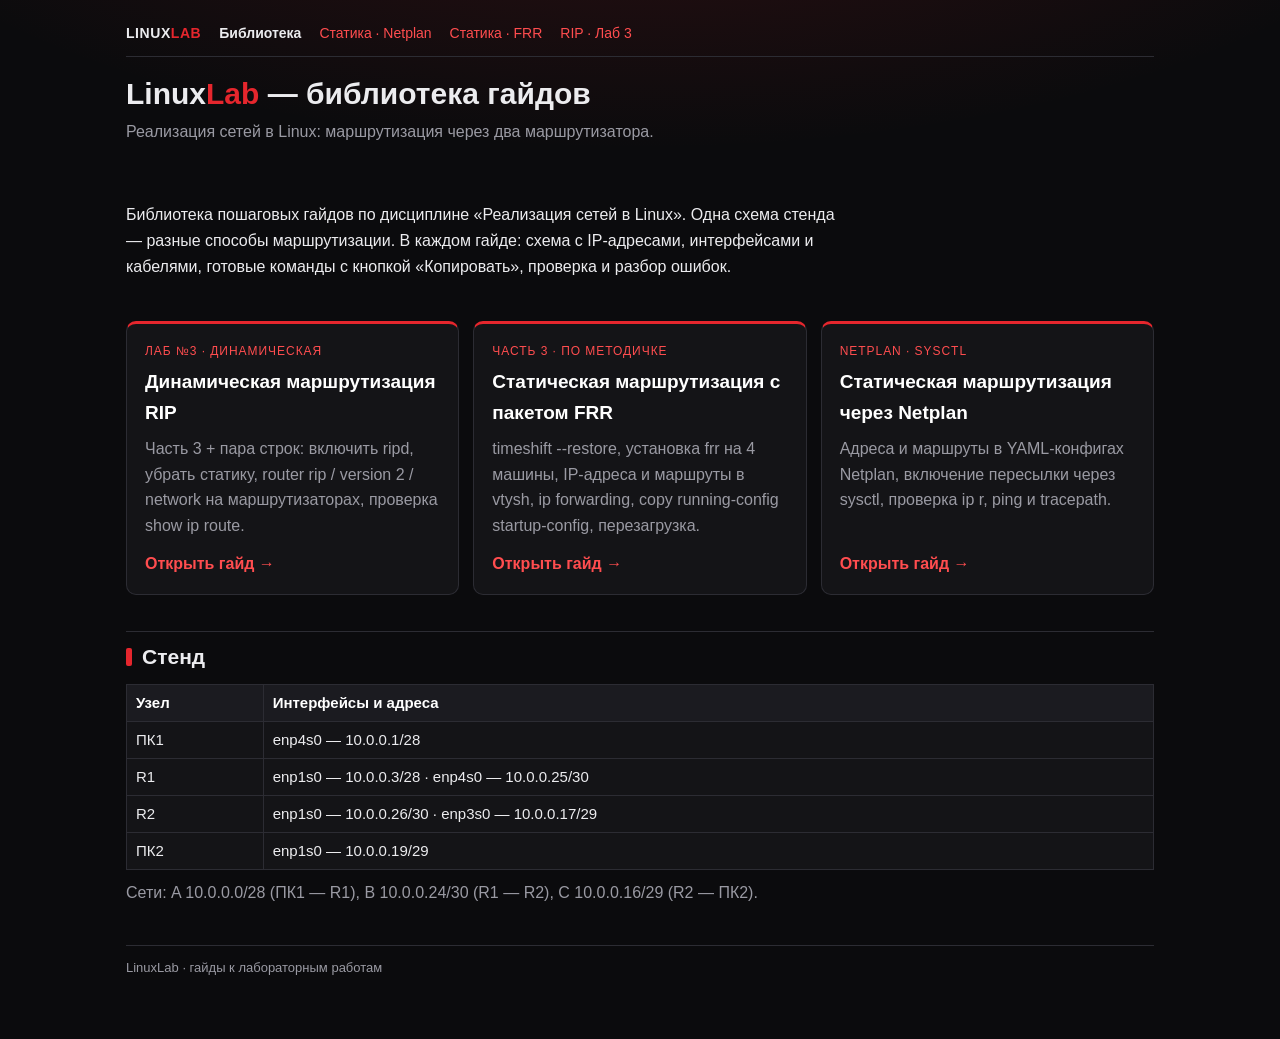
<file: index.html>
<!doctype html>
<html lang="ru">
<head>
<meta charset="utf-8">
<meta name="viewport" content="width=device-width, initial-scale=1">
<title>LinuxLab · библиотека гайдов</title>
<link rel="stylesheet" href="style.css">
</head>
<body>
<main>
<nav class="topbar"><a class="brand" href="./">Linux<span>Lab</span></a><b>Библиотека</b> <a href="static.html">Статика · Netplan</a> <a href="frr.html">Статика · FRR</a> <a href="rip.html">RIP · Лаб 3</a></nav>
<h1>Linux<span class="red">Lab</span> — библиотека гайдов</h1>
<p class="sub">Реализация сетей в Linux: маршрутизация через два маршрутизатора.</p>
<section class="hero">
<p>Библиотека пошаговых гайдов по дисциплине «Реализация сетей в Linux». Одна схема стенда — разные способы маршрутизации. В каждом гайде: схема с IP-адресами, интерфейсами и кабелями, готовые команды с кнопкой «Копировать», проверка и разбор ошибок.</p>
</section>
<div class="shelf">
<a class="book" href="rip.html">
  <div class="tag">Лаб №3 · динамическая</div>
  <h3>Динамическая маршрутизация RIP</h3>
  <p>Часть 3 + пара строк: включить ripd, убрать статику, router rip / version 2 / network на маршрутизаторах, проверка show ip route.</p>
  <span class="go">Открыть гайд →</span>
</a>
<a class="book" href="frr.html">
  <div class="tag">Часть 3 · по методичке</div>
  <h3>Статическая маршрутизация с пакетом FRR</h3>
  <p>timeshift --restore, установка frr на 4 машины, IP-адреса и маршруты в vtysh, ip forwarding, copy running-config startup-config, перезагрузка.</p>
  <span class="go">Открыть гайд →</span>
</a>
<a class="book" href="static.html">
  <div class="tag">Netplan · sysctl</div>
  <h3>Статическая маршрутизация через Netplan</h3>
  <p>Адреса и маршруты в YAML-конфигах Netplan, включение пересылки через sysctl, проверка ip r, ping и tracepath.</p>
  <span class="go">Открыть гайд →</span>
</a>
</div>
<h2>Стенд</h2>
<div class="tbl"><table>
<tr><th>Узел</th><th>Интерфейсы и адреса</th></tr>
<tr><td>ПК1</td><td>enp4s0 — 10.0.0.1/28</td></tr>
<tr><td>R1</td><td>enp1s0 — 10.0.0.3/28 · enp4s0 — 10.0.0.25/30</td></tr>
<tr><td>R2</td><td>enp1s0 — 10.0.0.26/30 · enp3s0 — 10.0.0.17/29</td></tr>
<tr><td>ПК2</td><td>enp1s0 — 10.0.0.19/29</td></tr>
</table></div>
<p class="sub" style="margin-top:10px">Сети: A 10.0.0.0/28 (ПК1 — R1), B 10.0.0.24/30 (R1 — R2), C 10.0.0.16/29 (R2 — ПК2).</p>
<footer>LinuxLab · гайды к лабораторным работам</footer>
</main>

</body>
</html>
</file>
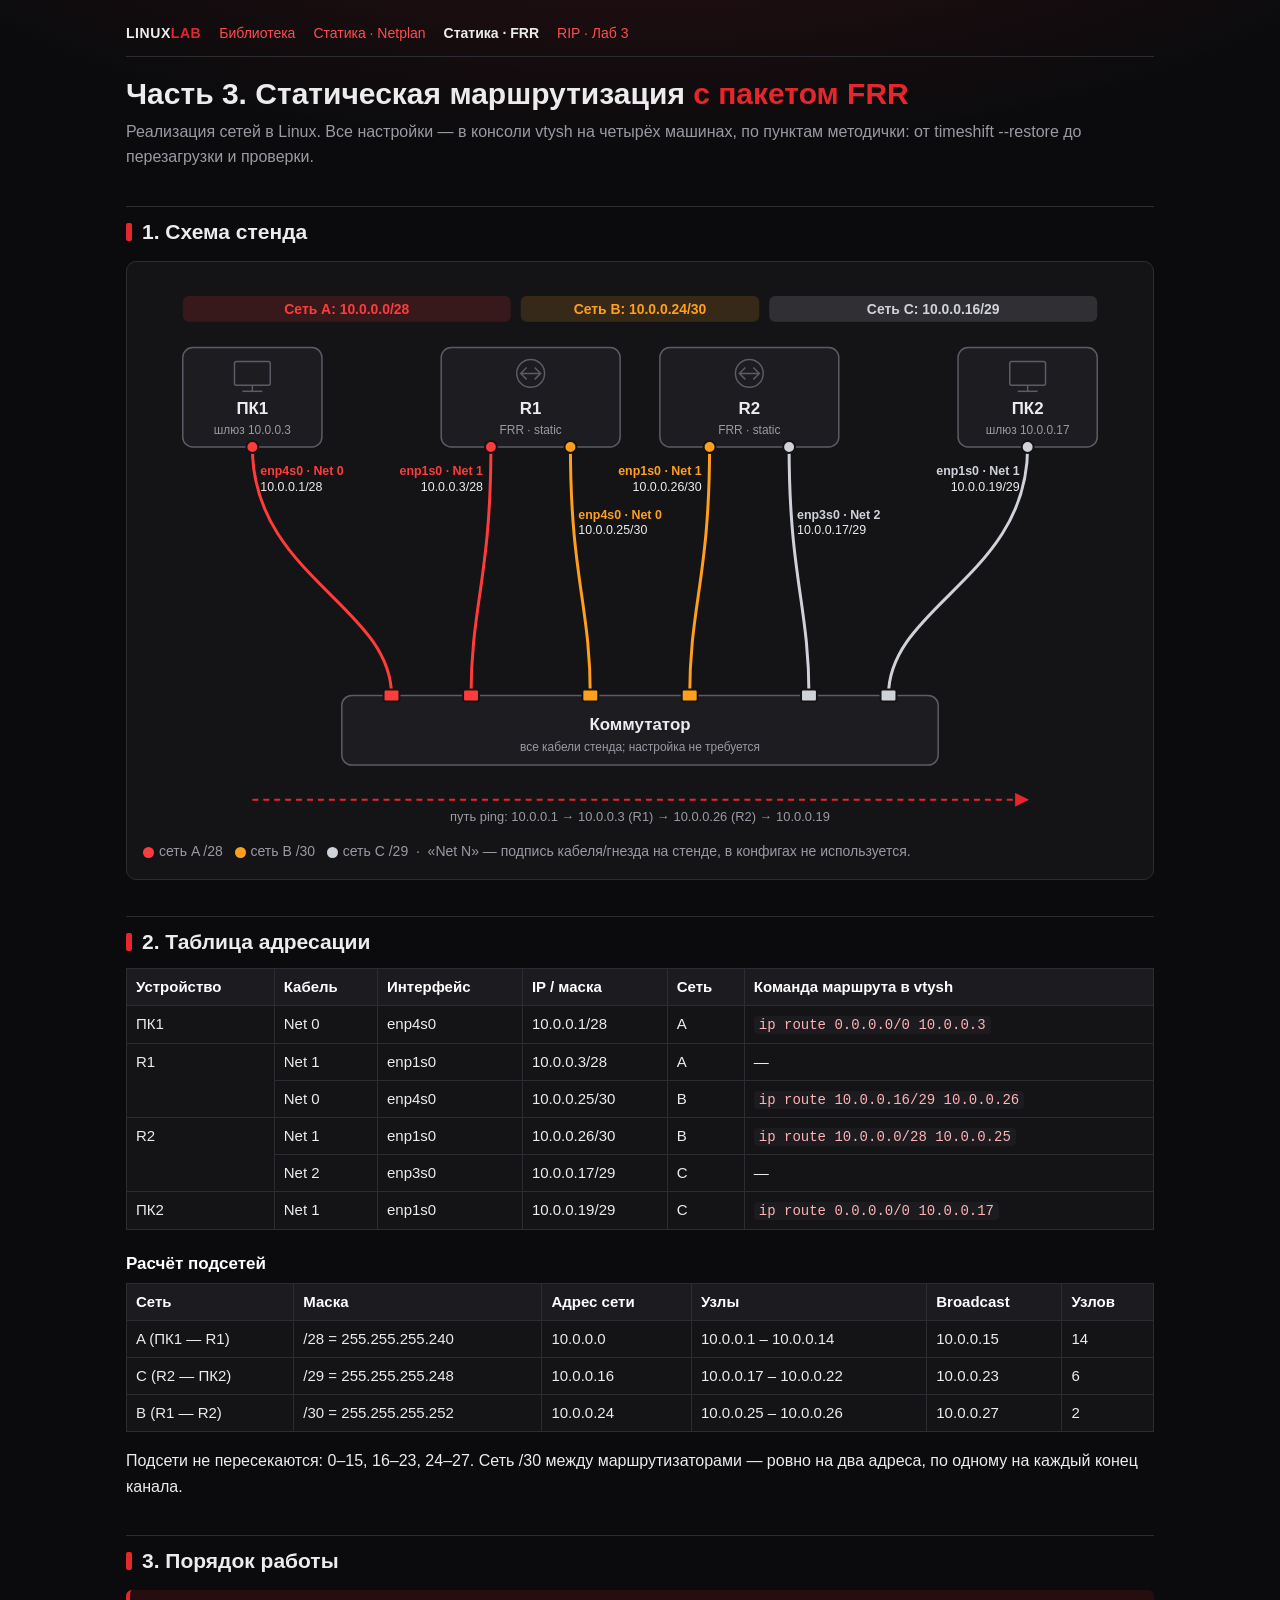
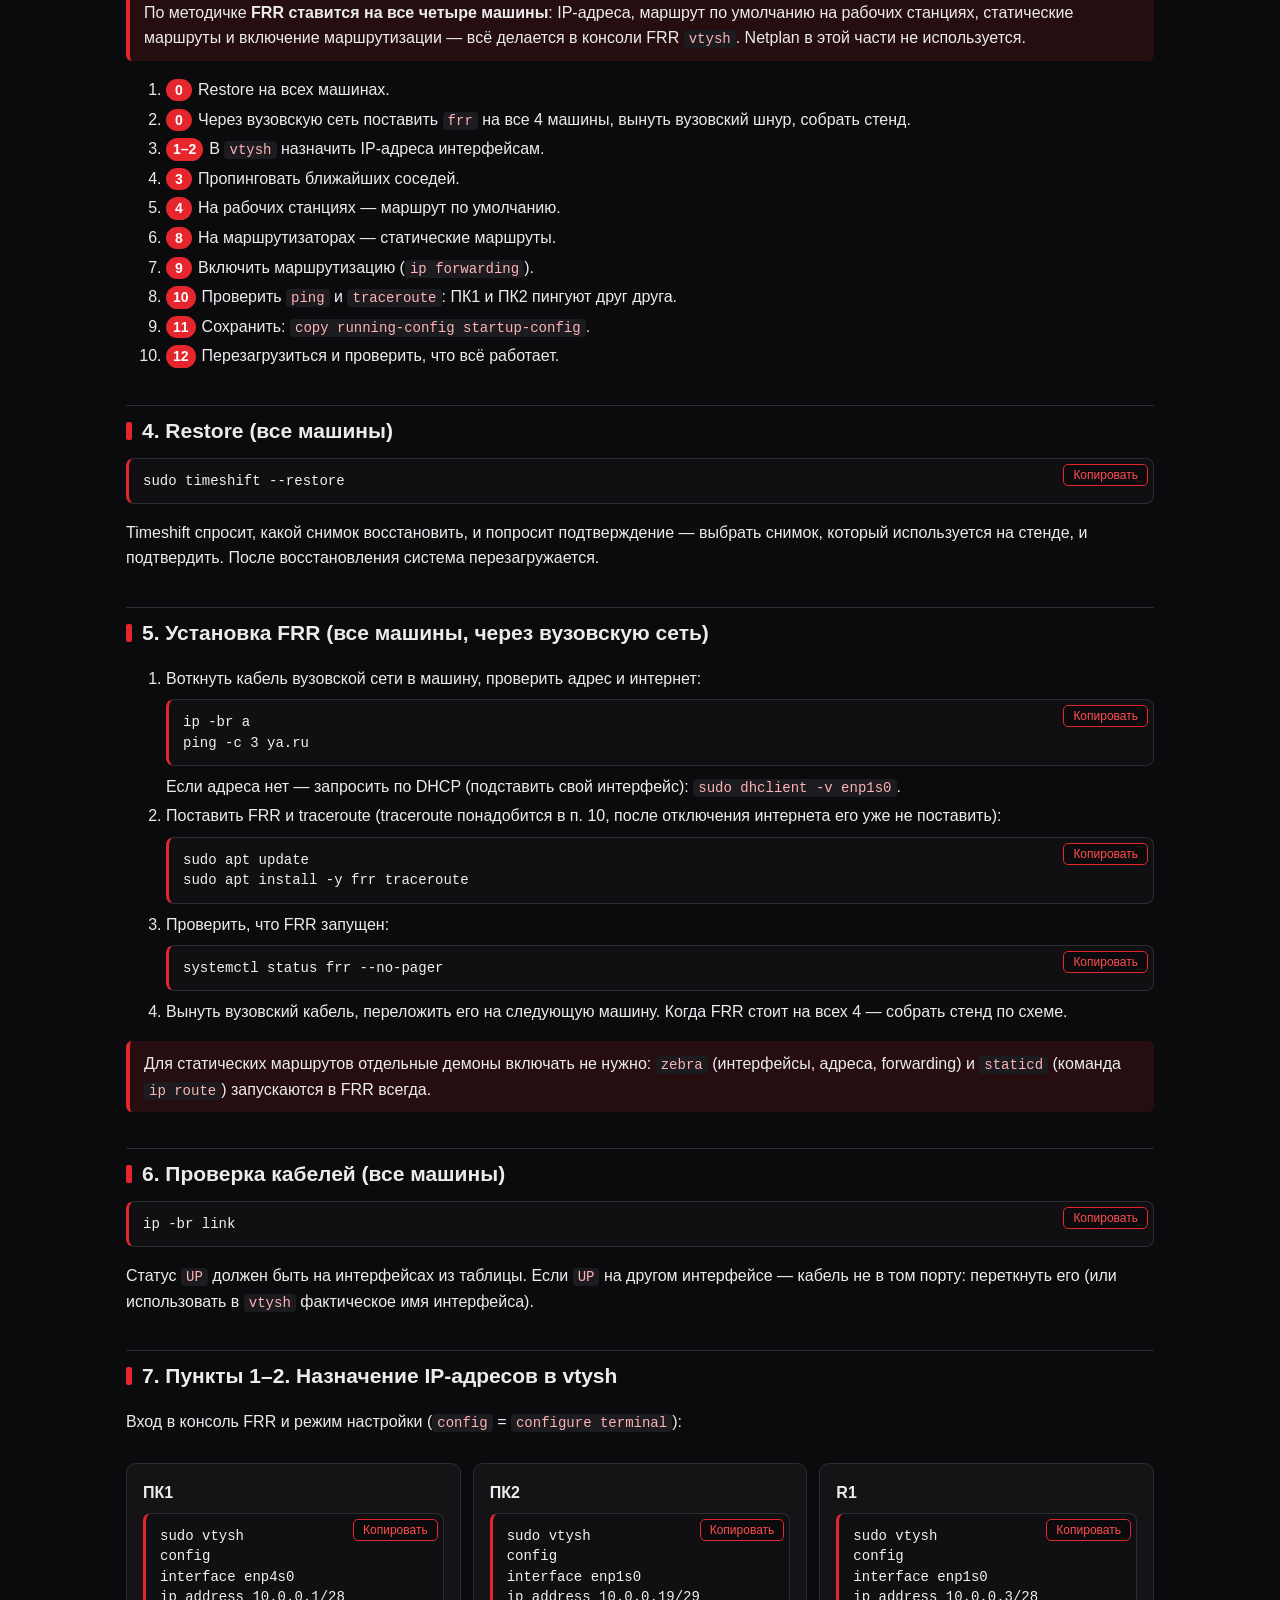
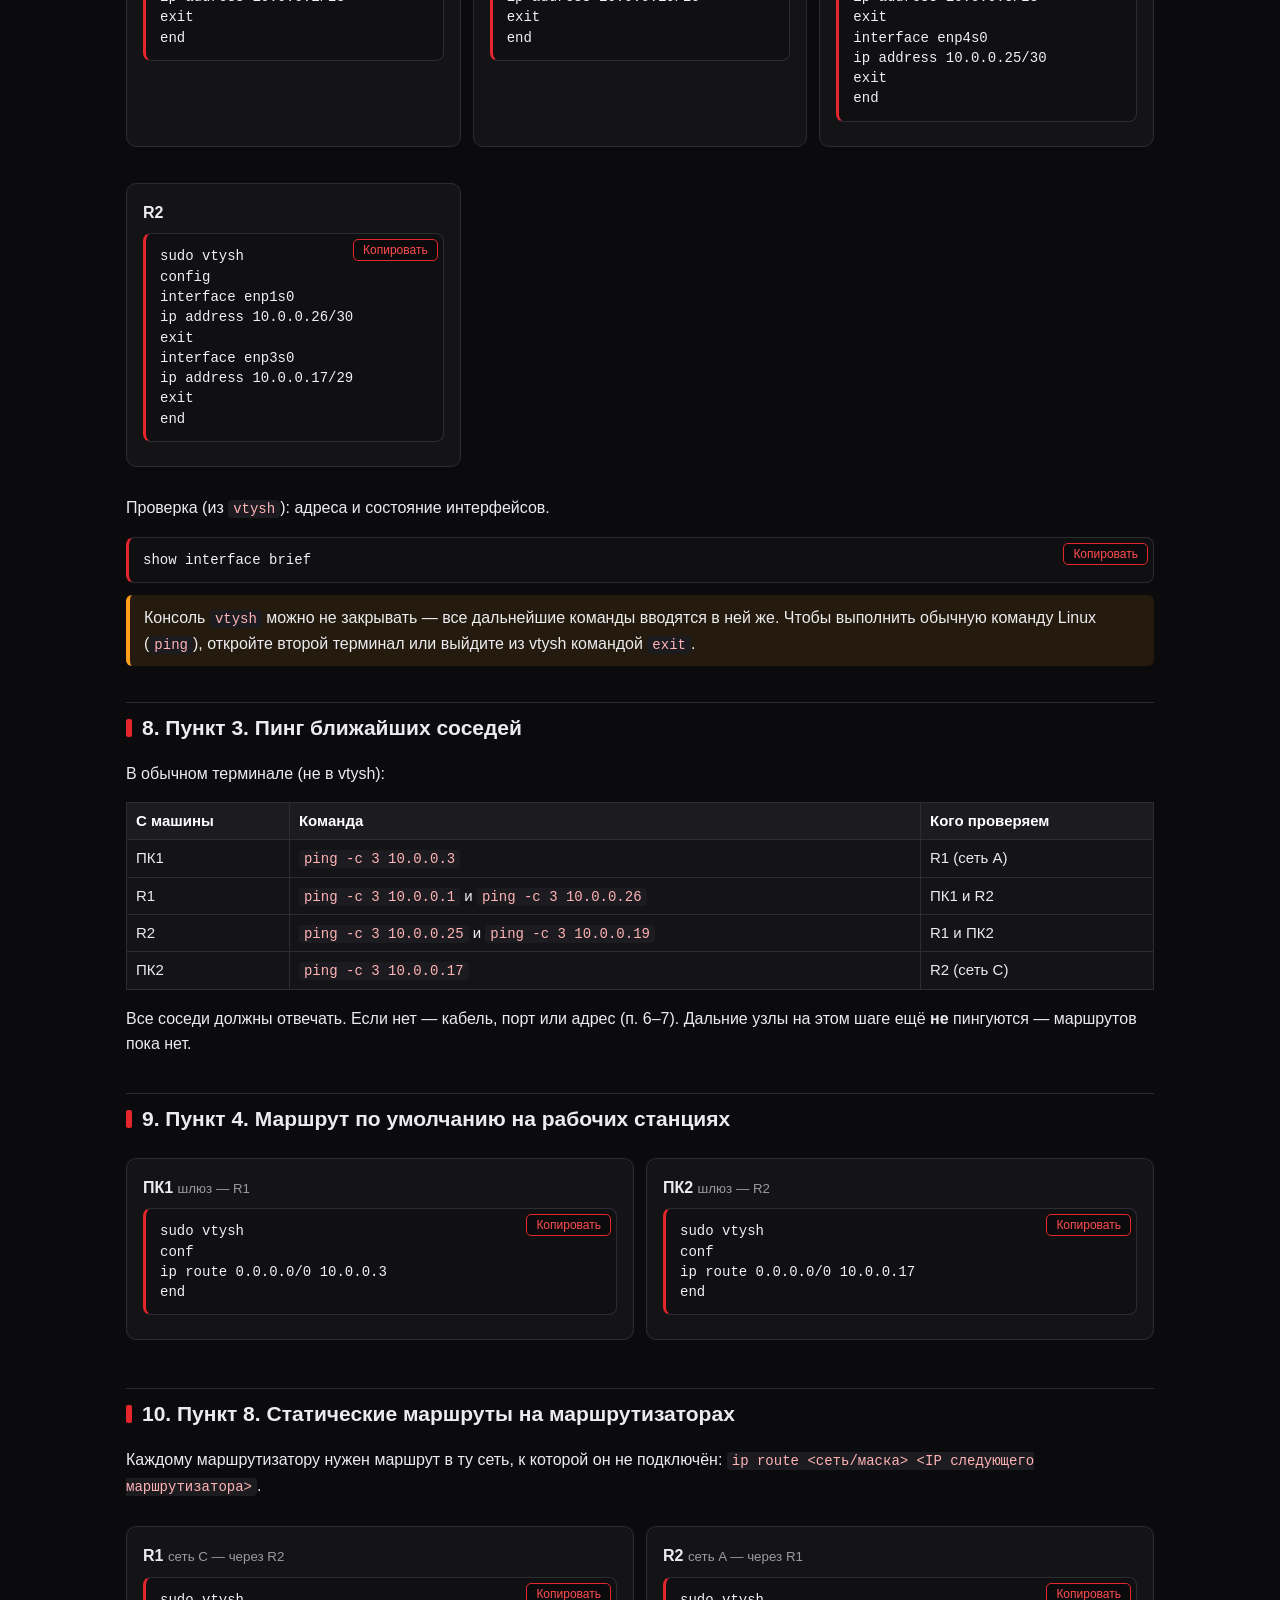
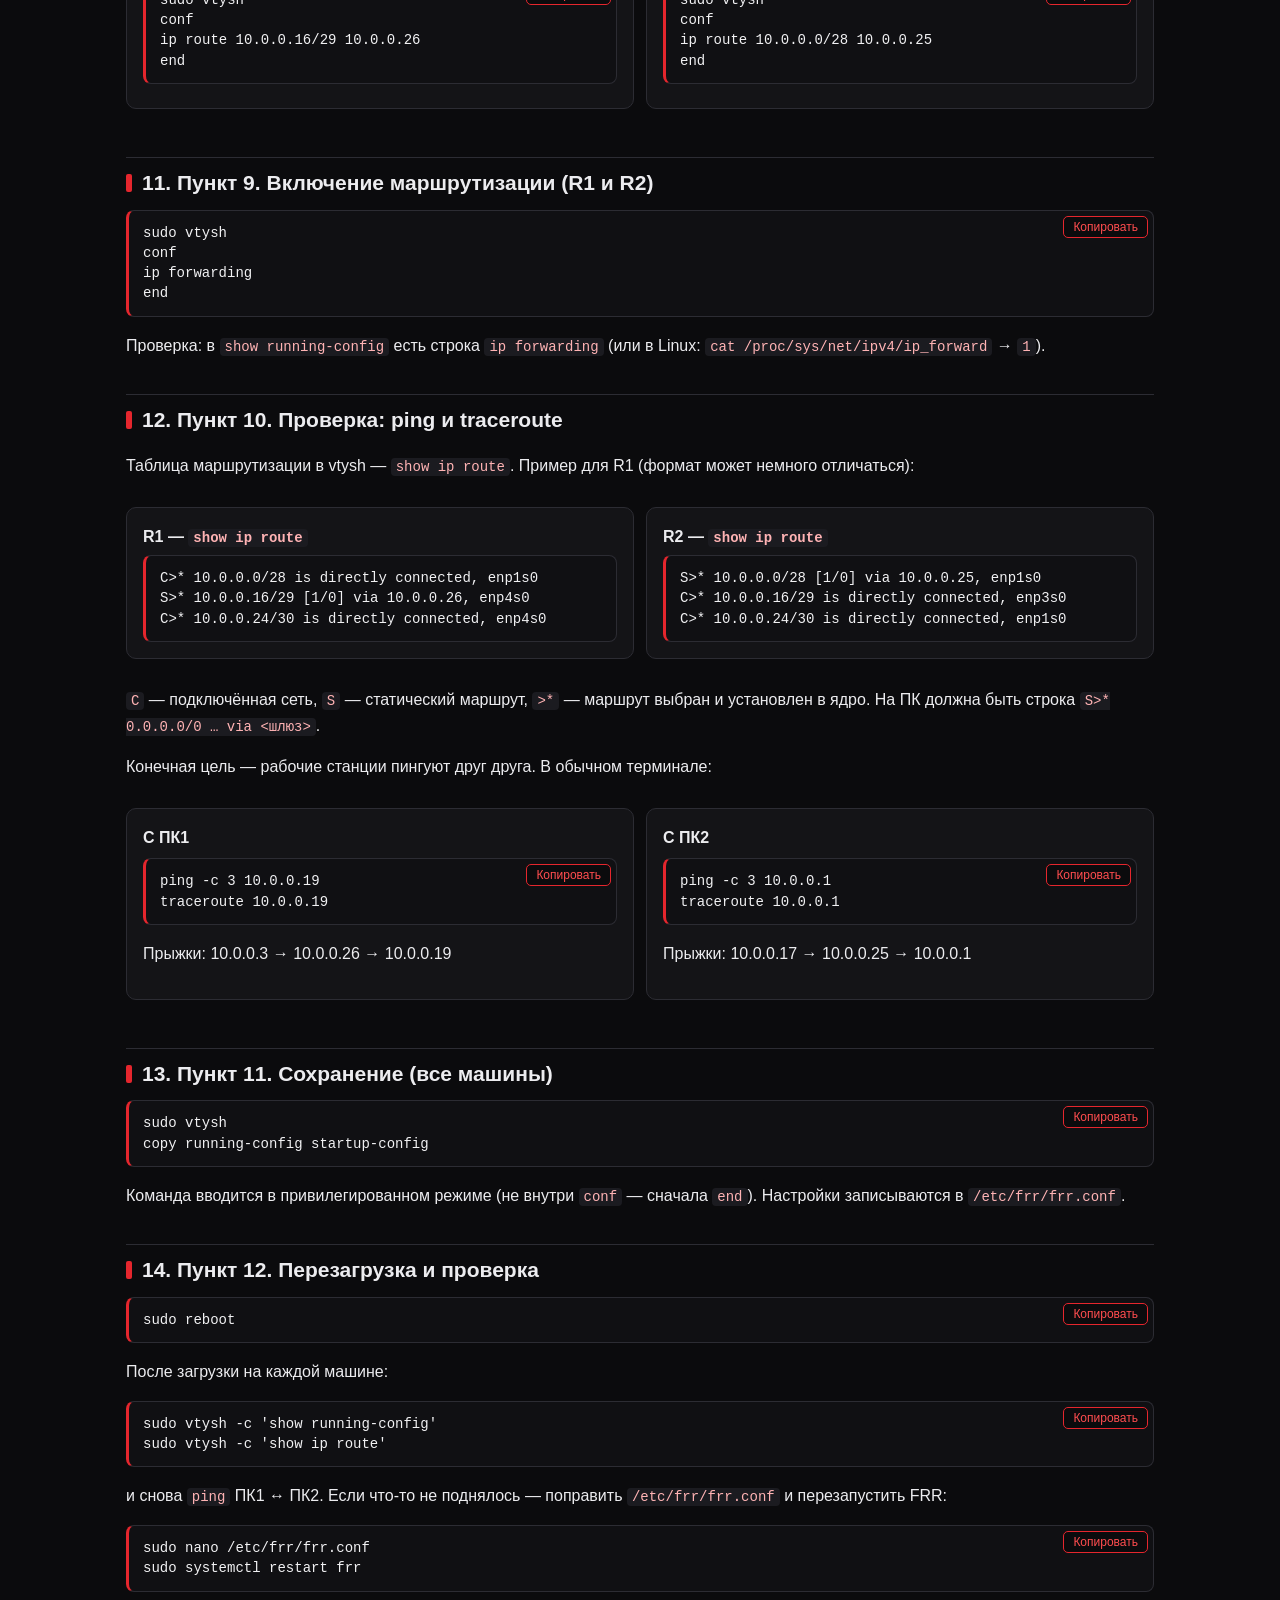
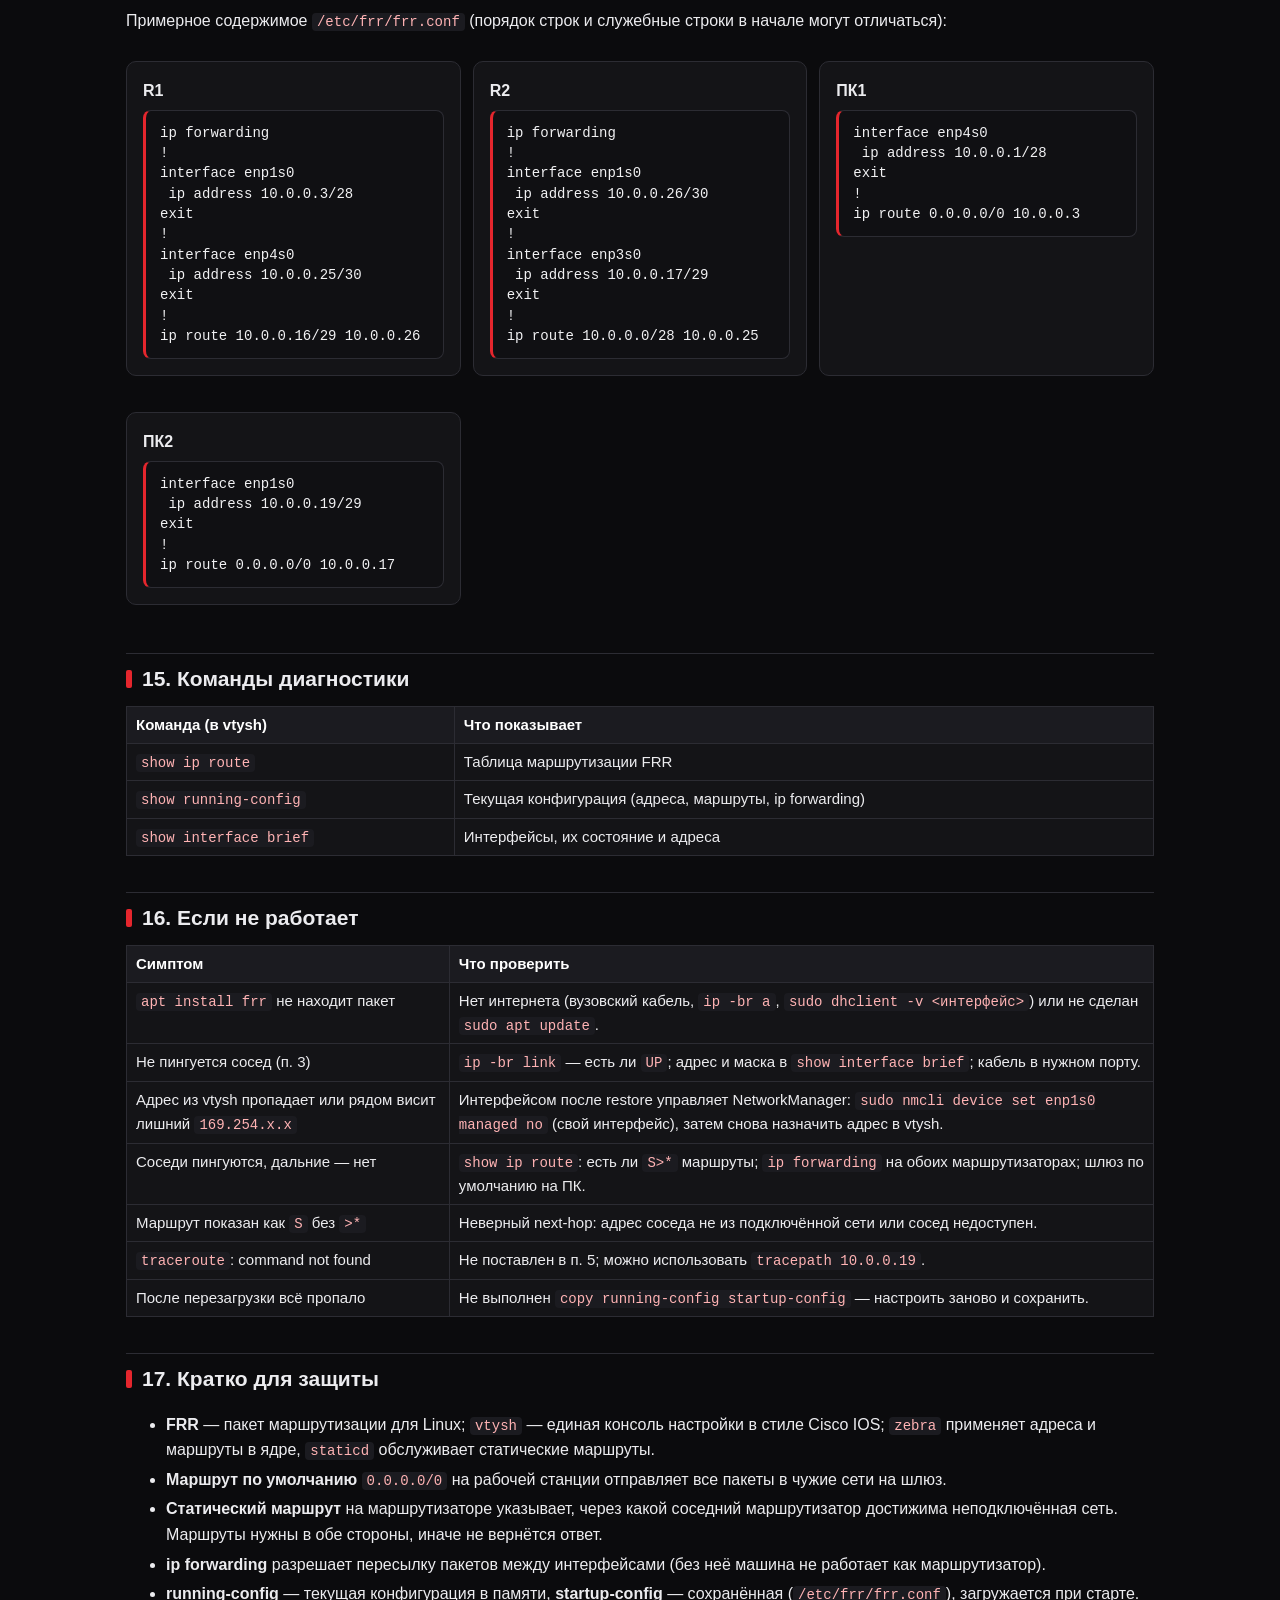
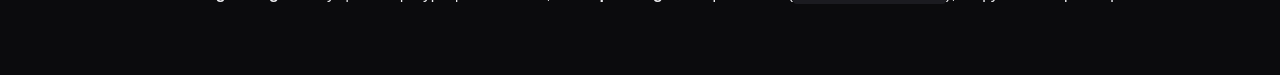
<file: frr.html>
<!doctype html>
<html lang="ru">
<head>
<meta charset="utf-8">
<meta name="viewport" content="width=device-width, initial-scale=1">
<title>Часть 3 · Статическая маршрутизация с FRR</title>
<link rel="stylesheet" href="style.css">
</head>
<body>
<main>
<nav class="topbar"><a class="brand" href="./">Linux<span>Lab</span></a><a href="./">Библиотека</a> <a href="static.html">Статика · Netplan</a> <b>Статика · FRR</b> <a href="rip.html">RIP · Лаб 3</a></nav>
<h1>Часть 3. Статическая маршрутизация <span class="red">с пакетом FRR</span></h1>
<p class="sub">Реализация сетей в Linux. Все настройки — в консоли vtysh на четырёх машинах, по пунктам методички: от timeshift --restore до перезагрузки и проверки.</p>
<h2>1. Схема стенда</h2>
<div class="card">
<svg viewBox="0 0 1000 560" role="img" aria-label="Схема: ПК1, маршрутизаторы R1 и R2, ПК2, все кабели подключены к коммутатору">
  <!-- Логические подсети (полосы сверху) -->
  <rect x="40" y="18" width="330" height="26" rx="6" fill="var(--n28)" opacity=".15"/>
  <text x="205" y="36" text-anchor="middle" font-size="14" font-weight="600" fill="var(--n28)" style="fill:var(--n28)">Сеть A: 10.0.0.0/28</text>
  <rect x="380" y="18" width="240" height="26" rx="6" fill="var(--n30)" opacity=".15"/>
  <text x="500" y="36" text-anchor="middle" font-size="14" font-weight="600" style="fill:var(--n30)">Сеть B: 10.0.0.24/30</text>
  <rect x="630" y="18" width="330" height="26" rx="6" fill="var(--n29)" opacity=".15"/>
  <text x="795" y="36" text-anchor="middle" font-size="14" font-weight="600" style="fill:var(--n29)">Сеть C: 10.0.0.16/29</text>

  <!-- Кабели к коммутатору -->
  <g stroke-width="3" fill="none">
    <path d="M110 170 C110 300 250 330 250 420" stroke="var(--n28)"/>
    <path d="M350 170 C350 300 330 330 330 420" stroke="var(--n28)"/>
    <path d="M430 170 C430 300 450 330 450 420" stroke="var(--n30)"/>
    <path d="M570 170 C570 300 550 330 550 420" stroke="var(--n30)"/>
    <path d="M650 170 C650 300 670 330 670 420" stroke="var(--n29)"/>
    <path d="M890 170 C890 300 750 330 750 420" stroke="var(--n29)"/>
  </g>

  <!-- Устройства -->
  <g stroke="var(--devstroke)" stroke-width="1.5" fill="var(--dev)">
    <rect x="40" y="70" width="140" height="100" rx="10"/>
    <rect x="300" y="70" width="180" height="100" rx="10"/>
    <rect x="520" y="70" width="180" height="100" rx="10"/>
    <rect x="820" y="70" width="140" height="100" rx="10"/>
  </g>
  <!-- значки -->
  <g stroke="var(--devstroke)" stroke-width="1.5" fill="none">
    <rect x="92" y="84" width="36" height="24" rx="2"/><line x1="110" y1="108" x2="110" y2="114"/><line x1="100" y1="114" x2="120" y2="114"/>
    <rect x="872" y="84" width="36" height="24" rx="2"/><line x1="890" y1="108" x2="890" y2="114"/><line x1="880" y1="114" x2="900" y2="114"/>
    <circle cx="390" cy="96" r="14"/><path d="M380 96h20M394 90l6 6-6 6M386 90l-6 6 6 6"/>
    <circle cx="610" cy="96" r="14"/><path d="M600 96h20M614 90l6 6-6 6M606 90l-6 6 6 6"/>
  </g>
  <text x="110" y="137" text-anchor="middle" font-size="17" font-weight="700">ПК1</text>
  <text x="110" y="157" text-anchor="middle" font-size="12" class="muted">шлюз 10.0.0.3</text>
  <text x="390" y="137" text-anchor="middle" font-size="17" font-weight="700">R1</text>
  <text x="390" y="157" text-anchor="middle" font-size="12" class="muted">FRR · static</text>
  <text x="610" y="137" text-anchor="middle" font-size="17" font-weight="700">R2</text>
  <text x="610" y="157" text-anchor="middle" font-size="12" class="muted">FRR · static</text>
  <text x="890" y="137" text-anchor="middle" font-size="17" font-weight="700">ПК2</text>
  <text x="890" y="157" text-anchor="middle" font-size="12" class="muted">шлюз 10.0.0.17</text>

  <!-- Порты на устройствах -->
  <g stroke="var(--card)" stroke-width="2">
    <circle cx="110" cy="170" r="6" fill="var(--n28)"/>
    <circle cx="350" cy="170" r="6" fill="var(--n28)"/>
    <circle cx="430" cy="170" r="6" fill="var(--n30)"/>
    <circle cx="570" cy="170" r="6" fill="var(--n30)"/>
    <circle cx="650" cy="170" r="6" fill="var(--n29)"/>
    <circle cx="890" cy="170" r="6" fill="var(--n29)"/>
  </g>

  <!-- Подписи интерфейсов -->
  <g font-size="12.5">
    <text x="118" y="198" font-weight="700" style="fill:var(--n28)">enp4s0 · Net 0</text>
    <text x="118" y="214">10.0.0.1/28</text>

    <text x="342" y="198" text-anchor="end" font-weight="700" style="fill:var(--n28)">enp1s0 · Net 1</text>
    <text x="342" y="214" text-anchor="end">10.0.0.3/28</text>

    <text x="438" y="242" font-weight="700" style="fill:var(--n30)">enp4s0 · Net 0</text>
    <text x="438" y="258">10.0.0.25/30</text>

    <text x="562" y="198" text-anchor="end" font-weight="700" style="fill:var(--n30)">enp1s0 · Net 1</text>
    <text x="562" y="214" text-anchor="end">10.0.0.26/30</text>

    <text x="658" y="242" font-weight="700" style="fill:var(--n29)">enp3s0 · Net 2</text>
    <text x="658" y="258">10.0.0.17/29</text>

    <text x="882" y="198" text-anchor="end" font-weight="700" style="fill:var(--n29)">enp1s0 · Net 1</text>
    <text x="882" y="214" text-anchor="end">10.0.0.19/29</text>
  </g>

  <!-- Коммутатор -->
  <rect x="200" y="420" width="600" height="70" rx="10" fill="var(--dev)" stroke="var(--devstroke)" stroke-width="1.5"/>
  <g stroke="var(--card)" stroke-width="2">
    <rect x="242" y="414" width="16" height="12" rx="2" fill="var(--n28)"/>
    <rect x="322" y="414" width="16" height="12" rx="2" fill="var(--n28)"/>
    <rect x="442" y="414" width="16" height="12" rx="2" fill="var(--n30)"/>
    <rect x="542" y="414" width="16" height="12" rx="2" fill="var(--n30)"/>
    <rect x="662" y="414" width="16" height="12" rx="2" fill="var(--n29)"/>
    <rect x="742" y="414" width="16" height="12" rx="2" fill="var(--n29)"/>
  </g>
  <text x="500" y="455" text-anchor="middle" font-size="17" font-weight="700">Коммутатор</text>
  <text x="500" y="476" text-anchor="middle" font-size="12" class="muted">все кабели стенда; настройка не требуется</text>

  <!-- Путь пинга -->
  <g font-size="13">
    <path d="M110 525 H890" stroke="var(--accent)" stroke-width="2" stroke-dasharray="6 5" fill="none" marker-end="url(#arr)"/>
    <text x="500" y="546" text-anchor="middle" class="muted">путь ping: 10.0.0.1 → 10.0.0.3 (R1) → 10.0.0.26 (R2) → 10.0.0.19</text>
  </g>
  <defs><marker id="arr" viewBox="0 0 10 10" refX="9" refY="5" markerWidth="7" markerHeight="7" orient="auto"><path d="M0 0L10 5L0 10z" fill="var(--accent)"/></marker></defs>
</svg>
<p style="margin:6px 0 0;font-size:14px;color:var(--muted)">
<span class="dot" style="background:var(--n28)"></span>сеть A /28 &nbsp;
<span class="dot" style="background:var(--n30)"></span>сеть B /30 &nbsp;
<span class="dot" style="background:var(--n29)"></span>сеть C /29 &nbsp;·&nbsp; «Net N» — подпись кабеля/гнезда на стенде, в конфигах не используется.
</p>
</div>

<h2>2. Таблица адресации</h2>
<div class="tbl"><table>
<tr><th>Устройство</th><th>Кабель</th><th>Интерфейс</th><th>IP / маска</th><th>Сеть</th><th>Команда маршрута в vtysh</th></tr>
<tr><td>ПК1</td><td>Net 0</td><td>enp4s0</td><td>10.0.0.1/28</td><td>A</td><td><code>ip route 0.0.0.0/0 10.0.0.3</code></td></tr>
<tr><td rowspan="2">R1</td><td>Net 1</td><td>enp1s0</td><td>10.0.0.3/28</td><td>A</td><td>—</td></tr>
<tr><td>Net 0</td><td>enp4s0</td><td>10.0.0.25/30</td><td>B</td><td><code>ip route 10.0.0.16/29 10.0.0.26</code></td></tr>
<tr><td rowspan="2">R2</td><td>Net 1</td><td>enp1s0</td><td>10.0.0.26/30</td><td>B</td><td><code>ip route 10.0.0.0/28 10.0.0.25</code></td></tr>
<tr><td>Net 2</td><td>enp3s0</td><td>10.0.0.17/29</td><td>C</td><td>—</td></tr>
<tr><td>ПК2</td><td>Net 1</td><td>enp1s0</td><td>10.0.0.19/29</td><td>C</td><td><code>ip route 0.0.0.0/0 10.0.0.17</code></td></tr>
</table></div>

<h3>Расчёт подсетей</h3>
<div class="tbl"><table>
<tr><th>Сеть</th><th>Маска</th><th>Адрес сети</th><th>Узлы</th><th>Broadcast</th><th>Узлов</th></tr>
<tr><td>A (ПК1 — R1)</td><td>/28 = 255.255.255.240</td><td>10.0.0.0</td><td>10.0.0.1 – 10.0.0.14</td><td>10.0.0.15</td><td>14</td></tr>
<tr><td>C (R2 — ПК2)</td><td>/29 = 255.255.255.248</td><td>10.0.0.16</td><td>10.0.0.17 – 10.0.0.22</td><td>10.0.0.23</td><td>6</td></tr>
<tr><td>B (R1 — R2)</td><td>/30 = 255.255.255.252</td><td>10.0.0.24</td><td>10.0.0.25 – 10.0.0.26</td><td>10.0.0.27</td><td>2</td></tr>
</table></div>
<p>Подсети не пересекаются: 0–15, 16–23, 24–27. Сеть /30 между маршрутизаторами — ровно на два адреса, по одному на каждый конец канала.</p>

<h2>3. Порядок работы</h2>
<div class="note">
По методичке <b>FRR ставится на все четыре машины</b>: IP-адреса, маршрут по умолчанию на рабочих станциях, статические маршруты и включение маршрутизации — всё делается в консоли FRR <code>vtysh</code>. Netplan в этой части не используется.
</div>
<ol>
<li><span class="step">0</span>Restore на всех машинах.</li>
<li><span class="step">0</span>Через вузовскую сеть поставить <code>frr</code> на все 4 машины, вынуть вузовский шнур, собрать стенд.</li>
<li><span class="step">1–2</span>В <code>vtysh</code> назначить IP-адреса интерфейсам.</li>
<li><span class="step">3</span>Пропинговать ближайших соседей.</li>
<li><span class="step">4</span>На рабочих станциях — маршрут по умолчанию.</li>
<li><span class="step">8</span>На маршрутизаторах — статические маршруты.</li>
<li><span class="step">9</span>Включить маршрутизацию (<code>ip forwarding</code>).</li>
<li><span class="step">10</span>Проверить <code>ping</code> и <code>traceroute</code>: ПК1 и ПК2 пингуют друг друга.</li>
<li><span class="step">11</span>Сохранить: <code>copy running-config startup-config</code>.</li>
<li><span class="step">12</span>Перезагрузиться и проверить, что всё работает.</li>
</ol>

<h2>4. Restore (все машины)</h2>
<div class="pre"><pre>sudo timeshift --restore</pre></div>
<p>Timeshift спросит, какой снимок восстановить, и попросит подтверждение — выбрать снимок, который используется на стенде, и подтвердить. После восстановления система перезагружается.</p>

<h2>5. Установка FRR (все машины, через вузовскую сеть)</h2>
<ol>
<li>Воткнуть кабель вузовской сети в машину, проверить адрес и интернет:
<div class="pre"><pre>ip -br a
ping -c 3 ya.ru</pre></div>
Если адреса нет — запросить по DHCP (подставить свой интерфейс): <code>sudo dhclient -v enp1s0</code>.</li>
<li>Поставить FRR и traceroute (traceroute понадобится в п. 10, после отключения интернета его уже не поставить):
<div class="pre"><pre>sudo apt update
sudo apt install -y frr traceroute</pre></div></li>
<li>Проверить, что FRR запущен:
<div class="pre"><pre>systemctl status frr --no-pager</pre></div></li>
<li>Вынуть вузовский кабель, переложить его на следующую машину. Когда FRR стоит на всех 4 — собрать стенд по схеме.</li>
</ol>
<div class="note">Для статических маршрутов отдельные демоны включать не нужно: <code>zebra</code> (интерфейсы, адреса, forwarding) и <code>staticd</code> (команда <code>ip route</code>) запускаются в FRR всегда.</div>

<h2>6. Проверка кабелей (все машины)</h2>
<div class="pre"><pre>ip -br link</pre></div>
<p>Статус <code>UP</code> должен быть на интерфейсах из таблицы. Если <code>UP</code> на другом интерфейсе — кабель не в том порту: переткнуть его (или использовать в <code>vtysh</code> фактическое имя интерфейса).</p>

<h2>7. Пункты 1–2. Назначение IP-адресов в vtysh</h2>
<p>Вход в консоль FRR и режим настройки (<code>config</code> = <code>configure terminal</code>):</p>
<div class="grid">
<div class="card">
<p class="dev-title">ПК1</p>
<div class="pre"><pre>sudo vtysh
config
interface enp4s0
ip address 10.0.0.1/28
exit
end</pre></div>
</div>
<div class="card">
<p class="dev-title">ПК2</p>
<div class="pre"><pre>sudo vtysh
config
interface enp1s0
ip address 10.0.0.19/29
exit
end</pre></div>
</div>
<div class="card">
<p class="dev-title">R1</p>
<div class="pre"><pre>sudo vtysh
config
interface enp1s0
ip address 10.0.0.3/28
exit
interface enp4s0
ip address 10.0.0.25/30
exit
end</pre></div>
</div>
<div class="card">
<p class="dev-title">R2</p>
<div class="pre"><pre>sudo vtysh
config
interface enp1s0
ip address 10.0.0.26/30
exit
interface enp3s0
ip address 10.0.0.17/29
exit
end</pre></div>
</div>
</div>
<p>Проверка (из <code>vtysh</code>): адреса и состояние интерфейсов.</p>
<div class="pre"><pre>show interface brief</pre></div>
<div class="note warn">Консоль <code>vtysh</code> можно не закрывать — все дальнейшие команды вводятся в ней же. Чтобы выполнить обычную команду Linux (<code>ping</code>), откройте второй терминал или выйдите из vtysh командой <code>exit</code>.</div>

<h2>8. Пункт 3. Пинг ближайших соседей</h2>
<p>В обычном терминале (не в vtysh):</p>
<div class="tbl"><table>
<tr><th>С машины</th><th>Команда</th><th>Кого проверяем</th></tr>
<tr><td>ПК1</td><td><code>ping -c 3 10.0.0.3</code></td><td>R1 (сеть A)</td></tr>
<tr><td>R1</td><td><code>ping -c 3 10.0.0.1</code> и <code>ping -c 3 10.0.0.26</code></td><td>ПК1 и R2</td></tr>
<tr><td>R2</td><td><code>ping -c 3 10.0.0.25</code> и <code>ping -c 3 10.0.0.19</code></td><td>R1 и ПК2</td></tr>
<tr><td>ПК2</td><td><code>ping -c 3 10.0.0.17</code></td><td>R2 (сеть C)</td></tr>
</table></div>
<p>Все соседи должны отвечать. Если нет — кабель, порт или адрес (п. 6–7). Дальние узлы на этом шаге ещё <b>не</b> пингуются — маршрутов пока нет.</p>

<h2>9. Пункт 4. Маршрут по умолчанию на рабочих станциях</h2>
<div class="grid">
<div class="card">
<p class="dev-title">ПК1 <small>шлюз — R1</small></p>
<div class="pre"><pre>sudo vtysh
conf
ip route 0.0.0.0/0 10.0.0.3
end</pre></div>
</div>
<div class="card">
<p class="dev-title">ПК2 <small>шлюз — R2</small></p>
<div class="pre"><pre>sudo vtysh
conf
ip route 0.0.0.0/0 10.0.0.17
end</pre></div>
</div>
</div>

<h2>10. Пункт 8. Статические маршруты на маршрутизаторах</h2>
<p>Каждому маршрутизатору нужен маршрут в ту сеть, к которой он не подключён: <code>ip route &lt;сеть/маска&gt; &lt;IP следующего маршрутизатора&gt;</code>.</p>
<div class="grid">
<div class="card">
<p class="dev-title">R1 <small>сеть C — через R2</small></p>
<div class="pre"><pre>sudo vtysh
conf
ip route 10.0.0.16/29 10.0.0.26
end</pre></div>
</div>
<div class="card">
<p class="dev-title">R2 <small>сеть A — через R1</small></p>
<div class="pre"><pre>sudo vtysh
conf
ip route 10.0.0.0/28 10.0.0.25
end</pre></div>
</div>
</div>

<h2>11. Пункт 9. Включение маршрутизации (R1 и R2)</h2>
<div class="pre"><pre>sudo vtysh
conf
ip forwarding
end</pre></div>
<p>Проверка: в <code>show running-config</code> есть строка <code>ip forwarding</code> (или в Linux: <code>cat /proc/sys/net/ipv4/ip_forward</code> → <code>1</code>).</p>

<h2>12. Пункт 10. Проверка: ping и traceroute</h2>
<p>Таблица маршрутизации в vtysh — <code>show ip route</code>. Пример для R1 (формат может немного отличаться):</p>
<div class="grid">
<div class="card"><p class="dev-title">R1 — <code>show ip route</code></p>
<pre>C&gt;* 10.0.0.0/28 is directly connected, enp1s0
S&gt;* 10.0.0.16/29 [1/0] via 10.0.0.26, enp4s0
C&gt;* 10.0.0.24/30 is directly connected, enp4s0</pre></div>
<div class="card"><p class="dev-title">R2 — <code>show ip route</code></p>
<pre>S&gt;* 10.0.0.0/28 [1/0] via 10.0.0.25, enp1s0
C&gt;* 10.0.0.16/29 is directly connected, enp3s0
C&gt;* 10.0.0.24/30 is directly connected, enp1s0</pre></div>
</div>
<p><code>C</code> — подключённая сеть, <code>S</code> — статический маршрут, <code>&gt;*</code> — маршрут выбран и установлен в ядро. На ПК должна быть строка <code>S&gt;* 0.0.0.0/0 … via &lt;шлюз&gt;</code>.</p>
<p>Конечная цель — рабочие станции пингуют друг друга. В обычном терминале:</p>
<div class="grid">
<div class="card"><p class="dev-title">С ПК1</p>
<div class="pre"><pre>ping -c 3 10.0.0.19
traceroute 10.0.0.19</pre></div>
<p>Прыжки: 10.0.0.3 → 10.0.0.26 → 10.0.0.19</p></div>
<div class="card"><p class="dev-title">С ПК2</p>
<div class="pre"><pre>ping -c 3 10.0.0.1
traceroute 10.0.0.1</pre></div>
<p>Прыжки: 10.0.0.17 → 10.0.0.25 → 10.0.0.1</p></div>
</div>

<h2>13. Пункт 11. Сохранение (все машины)</h2>
<div class="pre"><pre>sudo vtysh
copy running-config startup-config</pre></div>
<p>Команда вводится в привилегированном режиме (не внутри <code>conf</code> — сначала <code>end</code>). Настройки записываются в <code>/etc/frr/frr.conf</code>.</p>

<h2>14. Пункт 12. Перезагрузка и проверка</h2>
<div class="pre"><pre>sudo reboot</pre></div>
<p>После загрузки на каждой машине:</p>
<div class="pre"><pre>sudo vtysh -c 'show running-config'
sudo vtysh -c 'show ip route'</pre></div>
<p>и снова <code>ping</code> ПК1 ↔ ПК2. Если что-то не поднялось — поправить <code>/etc/frr/frr.conf</code> и перезапустить FRR:</p>
<div class="pre"><pre>sudo nano /etc/frr/frr.conf
sudo systemctl restart frr</pre></div>
<p>Примерное содержимое <code>/etc/frr/frr.conf</code> (порядок строк и служебные строки в начале могут отличаться):</p>
<div class="grid">
<div class="card"><p class="dev-title">R1</p>
<pre>ip forwarding
!
interface enp1s0
 ip address 10.0.0.3/28
exit
!
interface enp4s0
 ip address 10.0.0.25/30
exit
!
ip route 10.0.0.16/29 10.0.0.26</pre></div>
<div class="card"><p class="dev-title">R2</p>
<pre>ip forwarding
!
interface enp1s0
 ip address 10.0.0.26/30
exit
!
interface enp3s0
 ip address 10.0.0.17/29
exit
!
ip route 10.0.0.0/28 10.0.0.25</pre></div>
<div class="card"><p class="dev-title">ПК1</p>
<pre>interface enp4s0
 ip address 10.0.0.1/28
exit
!
ip route 0.0.0.0/0 10.0.0.3</pre></div>
<div class="card"><p class="dev-title">ПК2</p>
<pre>interface enp1s0
 ip address 10.0.0.19/29
exit
!
ip route 0.0.0.0/0 10.0.0.17</pre></div>
</div>

<h2>15. Команды диагностики</h2>
<div class="tbl"><table>
<tr><th>Команда (в vtysh)</th><th>Что показывает</th></tr>
<tr><td><code>show ip route</code></td><td>Таблица маршрутизации FRR</td></tr>
<tr><td><code>show running-config</code></td><td>Текущая конфигурация (адреса, маршруты, ip forwarding)</td></tr>
<tr><td><code>show interface brief</code></td><td>Интерфейсы, их состояние и адреса</td></tr>
</table></div>

<h2>16. Если не работает</h2>
<div class="tbl"><table>
<tr><th>Симптом</th><th>Что проверить</th></tr>
<tr><td><code>apt install frr</code> не находит пакет</td><td>Нет интернета (вузовский кабель, <code>ip -br a</code>, <code>sudo dhclient -v &lt;интерфейс&gt;</code>) или не сделан <code>sudo apt update</code>.</td></tr>
<tr><td>Не пингуется сосед (п. 3)</td><td><code>ip -br link</code> — есть ли <code>UP</code>; адрес и маска в <code>show interface brief</code>; кабель в нужном порту.</td></tr>
<tr><td>Адрес из vtysh пропадает или рядом висит лишний <code>169.254.x.x</code></td><td>Интерфейсом после restore управляет NetworkManager: <code>sudo nmcli device set enp1s0 managed no</code> (свой интерфейс), затем снова назначить адрес в vtysh.</td></tr>
<tr><td>Соседи пингуются, дальние — нет</td><td><code>show ip route</code>: есть ли <code>S&gt;*</code> маршруты; <code>ip forwarding</code> на обоих маршрутизаторах; шлюз по умолчанию на ПК.</td></tr>
<tr><td>Маршрут показан как <code>S</code> без <code>&gt;*</code></td><td>Неверный next-hop: адрес соседа не из подключённой сети или сосед недоступен.</td></tr>
<tr><td><code>traceroute</code>: command not found</td><td>Не поставлен в п. 5; можно использовать <code>tracepath 10.0.0.19</code>.</td></tr>
<tr><td>После перезагрузки всё пропало</td><td>Не выполнен <code>copy running-config startup-config</code> — настроить заново и сохранить.</td></tr>
</table></div>

<h2>17. Кратко для защиты</h2>
<ul>
<li><b>FRR</b> — пакет маршрутизации для Linux; <code>vtysh</code> — единая консоль настройки в стиле Cisco IOS; <code>zebra</code> применяет адреса и маршруты в ядре, <code>staticd</code> обслуживает статические маршруты.</li>
<li><b>Маршрут по умолчанию</b> <code>0.0.0.0/0</code> на рабочей станции отправляет все пакеты в чужие сети на шлюз.</li>
<li><b>Статический маршрут</b> на маршрутизаторе указывает, через какой соседний маршрутизатор достижима неподключённая сеть. Маршруты нужны в обе стороны, иначе не вернётся ответ.</li>
<li><b>ip forwarding</b> разрешает пересылку пакетов между интерфейсами (без неё машина не работает как маршрутизатор).</li>
<li><b>running-config</b> — текущая конфигурация в памяти, <b>startup-config</b> — сохранённая (<code>/etc/frr/frr.conf</code>), загружается при старте.</li>
</ul>
</main>
<script>
// Кнопки «Копировать» для блоков команд (комментарии после # не копируются)
document.querySelectorAll('.pre').forEach(function (box) {
  var b = document.createElement('button');
  b.className = 'copy'; b.textContent = 'Копировать';
  b.onclick = function () {
    var text = box.querySelector('pre').innerText.split('\n')
      .map(function (l) { return l.replace(/\s+#\s.*$/, ''); }).join('\n');
    try {
      navigator.clipboard.writeText(text).then(function () {
        b.textContent = 'Скопировано'; setTimeout(function () { b.textContent = 'Копировать'; }, 1500);
      });
    } catch (e) {}
  };
  box.appendChild(b);
});
</script>
</body>
</html>
</file>
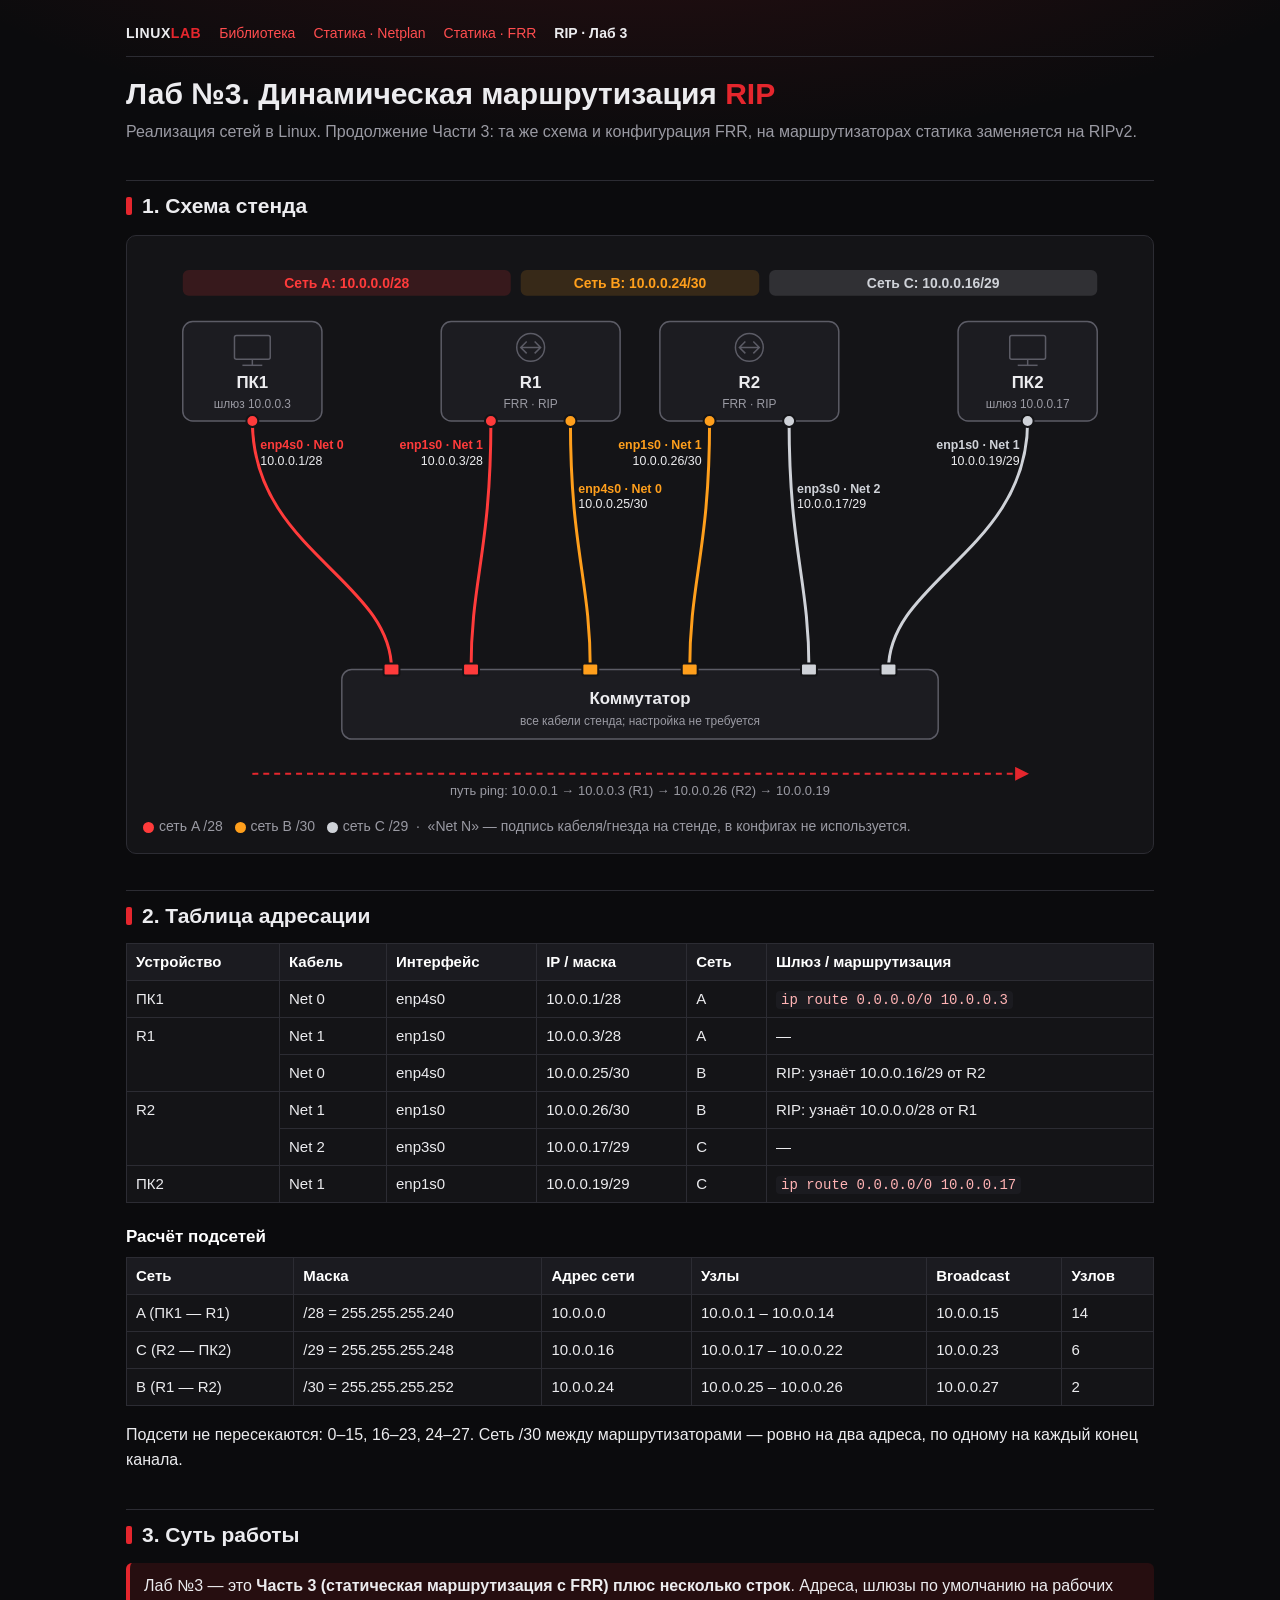
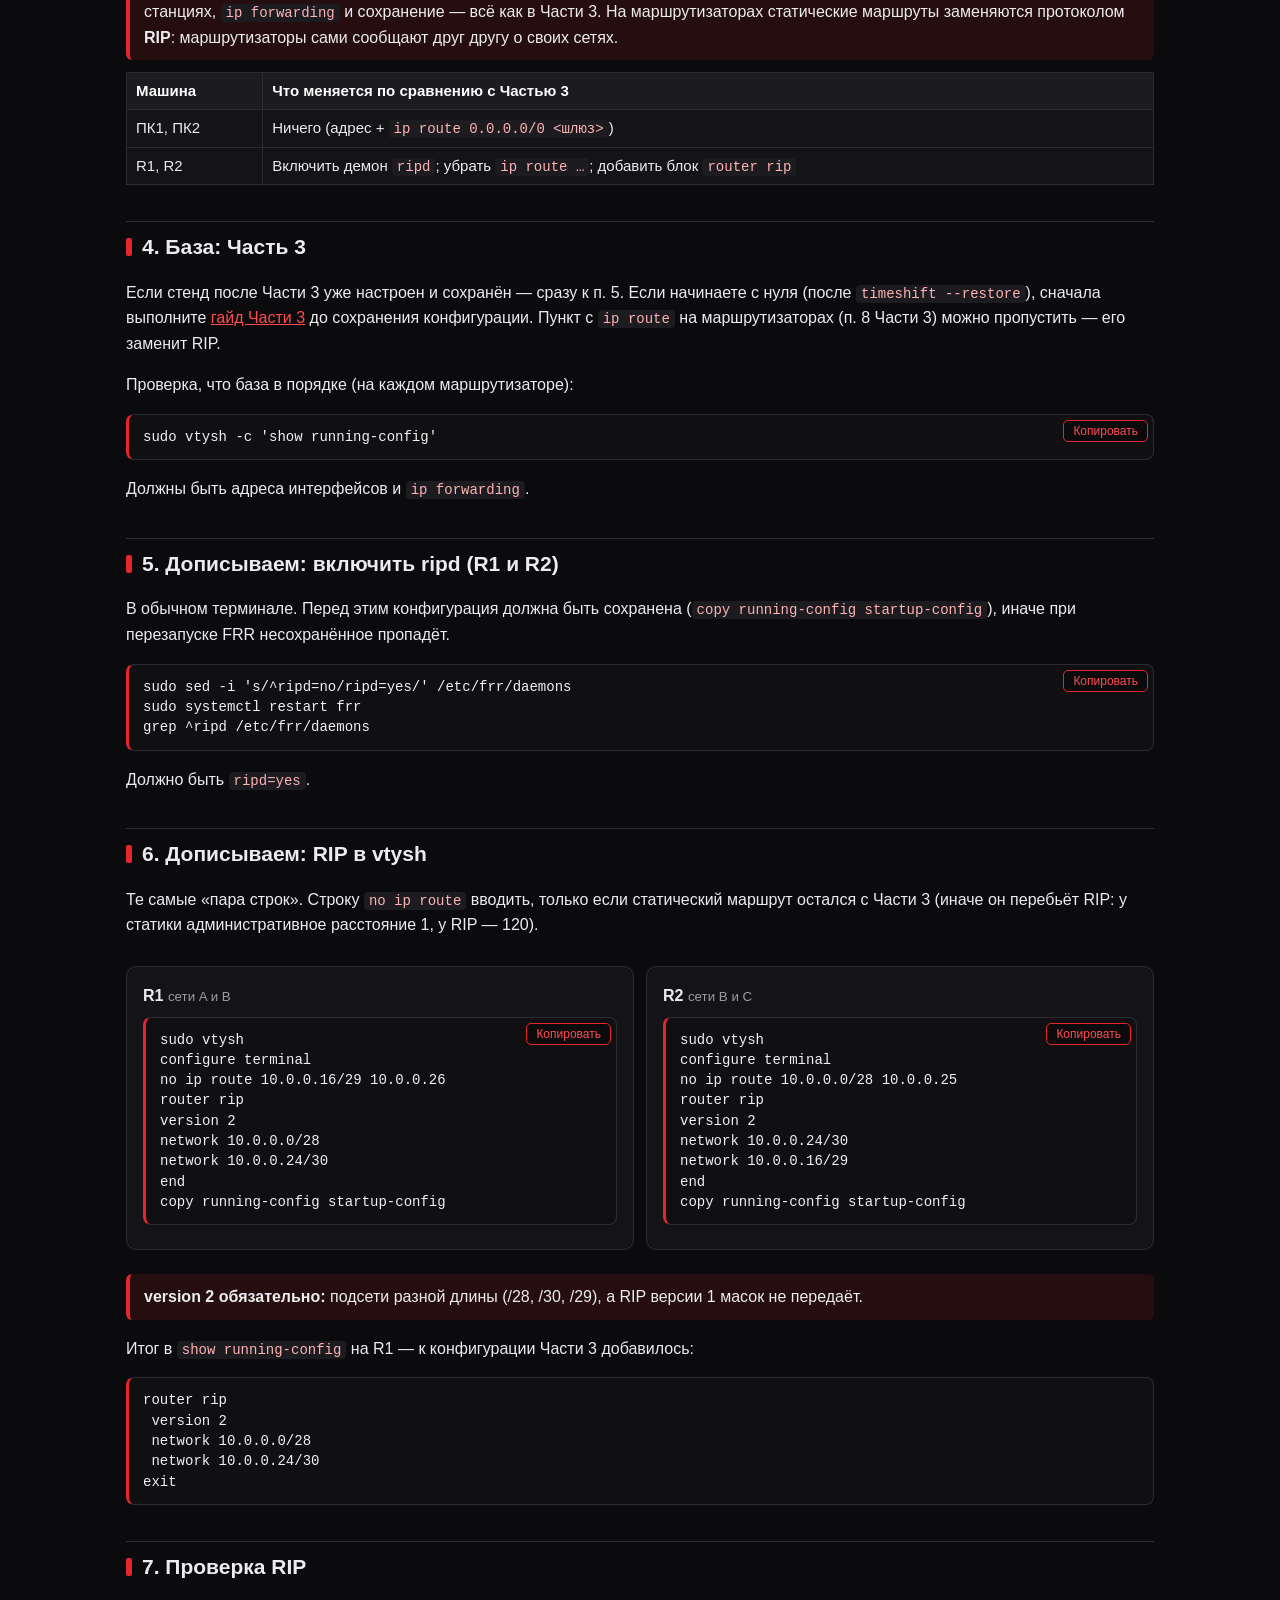
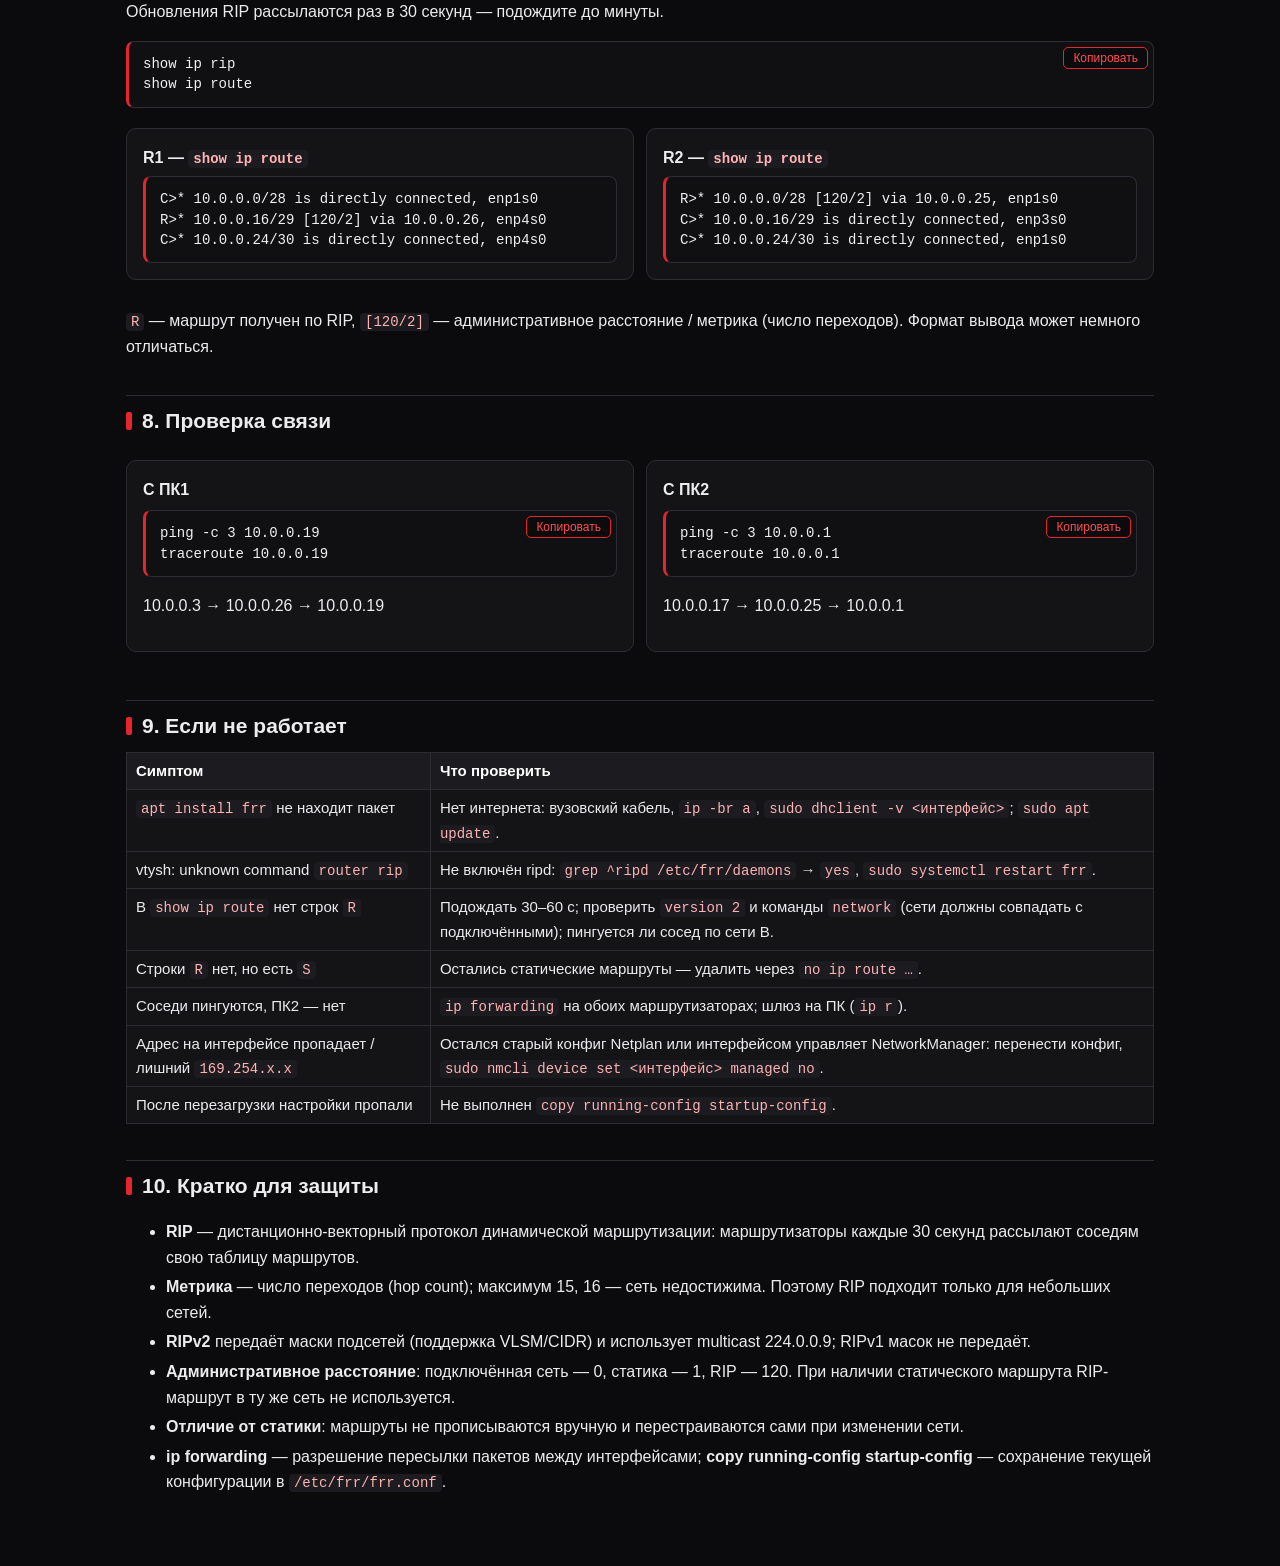
<file: rip.html>
<!doctype html>
<html lang="ru">
<head>
<meta charset="utf-8">
<meta name="viewport" content="width=device-width, initial-scale=1">
<title>Лаб 3 · Динамическая маршрутизация RIP</title>
<link rel="stylesheet" href="style.css">
</head>
<body>
<main>
<nav class="topbar"><a class="brand" href="./">Linux<span>Lab</span></a><a href="./">Библиотека</a> <a href="static.html">Статика · Netplan</a> <a href="frr.html">Статика · FRR</a> <b>RIP · Лаб 3</b></nav>
<h1>Лаб №3. Динамическая маршрутизация <span class="red">RIP</span></h1>
<p class="sub">Реализация сетей в Linux. Продолжение Части 3: та же схема и конфигурация FRR, на маршрутизаторах статика заменяется на RIPv2.</p>
<h2>1. Схема стенда</h2>
<div class="card">
<svg viewBox="0 0 1000 560" role="img" aria-label="Схема: ПК1, маршрутизаторы R1 и R2, ПК2, все кабели подключены к коммутатору">
  <!-- Логические подсети (полосы сверху) -->
  <rect x="40" y="18" width="330" height="26" rx="6" fill="var(--n28)" opacity=".15"/>
  <text x="205" y="36" text-anchor="middle" font-size="14" font-weight="600" fill="var(--n28)" style="fill:var(--n28)">Сеть A: 10.0.0.0/28</text>
  <rect x="380" y="18" width="240" height="26" rx="6" fill="var(--n30)" opacity=".15"/>
  <text x="500" y="36" text-anchor="middle" font-size="14" font-weight="600" style="fill:var(--n30)">Сеть B: 10.0.0.24/30</text>
  <rect x="630" y="18" width="330" height="26" rx="6" fill="var(--n29)" opacity=".15"/>
  <text x="795" y="36" text-anchor="middle" font-size="14" font-weight="600" style="fill:var(--n29)">Сеть C: 10.0.0.16/29</text>

  <!-- Кабели к коммутатору -->
  <g stroke-width="3" fill="none">
    <path d="M110 170 C110 300 250 330 250 420" stroke="var(--n28)"/>
    <path d="M350 170 C350 300 330 330 330 420" stroke="var(--n28)"/>
    <path d="M430 170 C430 300 450 330 450 420" stroke="var(--n30)"/>
    <path d="M570 170 C570 300 550 330 550 420" stroke="var(--n30)"/>
    <path d="M650 170 C650 300 670 330 670 420" stroke="var(--n29)"/>
    <path d="M890 170 C890 300 750 330 750 420" stroke="var(--n29)"/>
  </g>

  <!-- Устройства -->
  <g stroke="var(--devstroke)" stroke-width="1.5" fill="var(--dev)">
    <rect x="40" y="70" width="140" height="100" rx="10"/>
    <rect x="300" y="70" width="180" height="100" rx="10"/>
    <rect x="520" y="70" width="180" height="100" rx="10"/>
    <rect x="820" y="70" width="140" height="100" rx="10"/>
  </g>
  <!-- значки -->
  <g stroke="var(--devstroke)" stroke-width="1.5" fill="none">
    <rect x="92" y="84" width="36" height="24" rx="2"/><line x1="110" y1="108" x2="110" y2="114"/><line x1="100" y1="114" x2="120" y2="114"/>
    <rect x="872" y="84" width="36" height="24" rx="2"/><line x1="890" y1="108" x2="890" y2="114"/><line x1="880" y1="114" x2="900" y2="114"/>
    <circle cx="390" cy="96" r="14"/><path d="M380 96h20M394 90l6 6-6 6M386 90l-6 6 6 6"/>
    <circle cx="610" cy="96" r="14"/><path d="M600 96h20M614 90l6 6-6 6M606 90l-6 6 6 6"/>
  </g>
  <text x="110" y="137" text-anchor="middle" font-size="17" font-weight="700">ПК1</text>
  <text x="110" y="157" text-anchor="middle" font-size="12" class="muted">шлюз 10.0.0.3</text>
  <text x="390" y="137" text-anchor="middle" font-size="17" font-weight="700">R1</text>
  <text x="390" y="157" text-anchor="middle" font-size="12" class="muted">FRR · RIP</text>
  <text x="610" y="137" text-anchor="middle" font-size="17" font-weight="700">R2</text>
  <text x="610" y="157" text-anchor="middle" font-size="12" class="muted">FRR · RIP</text>
  <text x="890" y="137" text-anchor="middle" font-size="17" font-weight="700">ПК2</text>
  <text x="890" y="157" text-anchor="middle" font-size="12" class="muted">шлюз 10.0.0.17</text>

  <!-- Порты на устройствах -->
  <g stroke="var(--card)" stroke-width="2">
    <circle cx="110" cy="170" r="6" fill="var(--n28)"/>
    <circle cx="350" cy="170" r="6" fill="var(--n28)"/>
    <circle cx="430" cy="170" r="6" fill="var(--n30)"/>
    <circle cx="570" cy="170" r="6" fill="var(--n30)"/>
    <circle cx="650" cy="170" r="6" fill="var(--n29)"/>
    <circle cx="890" cy="170" r="6" fill="var(--n29)"/>
  </g>

  <!-- Подписи интерфейсов -->
  <g font-size="12.5">
    <text x="118" y="198" font-weight="700" style="fill:var(--n28)">enp4s0 · Net 0</text>
    <text x="118" y="214">10.0.0.1/28</text>

    <text x="342" y="198" text-anchor="end" font-weight="700" style="fill:var(--n28)">enp1s0 · Net 1</text>
    <text x="342" y="214" text-anchor="end">10.0.0.3/28</text>

    <text x="438" y="242" font-weight="700" style="fill:var(--n30)">enp4s0 · Net 0</text>
    <text x="438" y="258">10.0.0.25/30</text>

    <text x="562" y="198" text-anchor="end" font-weight="700" style="fill:var(--n30)">enp1s0 · Net 1</text>
    <text x="562" y="214" text-anchor="end">10.0.0.26/30</text>

    <text x="658" y="242" font-weight="700" style="fill:var(--n29)">enp3s0 · Net 2</text>
    <text x="658" y="258">10.0.0.17/29</text>

    <text x="882" y="198" text-anchor="end" font-weight="700" style="fill:var(--n29)">enp1s0 · Net 1</text>
    <text x="882" y="214" text-anchor="end">10.0.0.19/29</text>
  </g>

  <!-- Коммутатор -->
  <rect x="200" y="420" width="600" height="70" rx="10" fill="var(--dev)" stroke="var(--devstroke)" stroke-width="1.5"/>
  <g stroke="var(--card)" stroke-width="2">
    <rect x="242" y="414" width="16" height="12" rx="2" fill="var(--n28)"/>
    <rect x="322" y="414" width="16" height="12" rx="2" fill="var(--n28)"/>
    <rect x="442" y="414" width="16" height="12" rx="2" fill="var(--n30)"/>
    <rect x="542" y="414" width="16" height="12" rx="2" fill="var(--n30)"/>
    <rect x="662" y="414" width="16" height="12" rx="2" fill="var(--n29)"/>
    <rect x="742" y="414" width="16" height="12" rx="2" fill="var(--n29)"/>
  </g>
  <text x="500" y="455" text-anchor="middle" font-size="17" font-weight="700">Коммутатор</text>
  <text x="500" y="476" text-anchor="middle" font-size="12" class="muted">все кабели стенда; настройка не требуется</text>

  <!-- Путь пинга -->
  <g font-size="13">
    <path d="M110 525 H890" stroke="var(--accent)" stroke-width="2" stroke-dasharray="6 5" fill="none" marker-end="url(#arr)"/>
    <text x="500" y="546" text-anchor="middle" class="muted">путь ping: 10.0.0.1 → 10.0.0.3 (R1) → 10.0.0.26 (R2) → 10.0.0.19</text>
  </g>
  <defs><marker id="arr" viewBox="0 0 10 10" refX="9" refY="5" markerWidth="7" markerHeight="7" orient="auto"><path d="M0 0L10 5L0 10z" fill="var(--accent)"/></marker></defs>
</svg>
<p style="margin:6px 0 0;font-size:14px;color:var(--muted)">
<span class="dot" style="background:var(--n28)"></span>сеть A /28 &nbsp;
<span class="dot" style="background:var(--n30)"></span>сеть B /30 &nbsp;
<span class="dot" style="background:var(--n29)"></span>сеть C /29 &nbsp;·&nbsp; «Net N» — подпись кабеля/гнезда на стенде, в конфигах не используется.
</p>
</div>

<h2>2. Таблица адресации</h2>
<div class="tbl"><table>
<tr><th>Устройство</th><th>Кабель</th><th>Интерфейс</th><th>IP / маска</th><th>Сеть</th><th>Шлюз / маршрутизация</th></tr>
<tr><td>ПК1</td><td>Net 0</td><td>enp4s0</td><td>10.0.0.1/28</td><td>A</td><td><code>ip route 0.0.0.0/0 10.0.0.3</code></td></tr>
<tr><td rowspan="2">R1</td><td>Net 1</td><td>enp1s0</td><td>10.0.0.3/28</td><td>A</td><td>—</td></tr>
<tr><td>Net 0</td><td>enp4s0</td><td>10.0.0.25/30</td><td>B</td><td>RIP: узнаёт 10.0.0.16/29 от R2</td></tr>
<tr><td rowspan="2">R2</td><td>Net 1</td><td>enp1s0</td><td>10.0.0.26/30</td><td>B</td><td>RIP: узнаёт 10.0.0.0/28 от R1</td></tr>
<tr><td>Net 2</td><td>enp3s0</td><td>10.0.0.17/29</td><td>C</td><td>—</td></tr>
<tr><td>ПК2</td><td>Net 1</td><td>enp1s0</td><td>10.0.0.19/29</td><td>C</td><td><code>ip route 0.0.0.0/0 10.0.0.17</code></td></tr>
</table></div>

<h3>Расчёт подсетей</h3>
<div class="tbl"><table>
<tr><th>Сеть</th><th>Маска</th><th>Адрес сети</th><th>Узлы</th><th>Broadcast</th><th>Узлов</th></tr>
<tr><td>A (ПК1 — R1)</td><td>/28 = 255.255.255.240</td><td>10.0.0.0</td><td>10.0.0.1 – 10.0.0.14</td><td>10.0.0.15</td><td>14</td></tr>
<tr><td>C (R2 — ПК2)</td><td>/29 = 255.255.255.248</td><td>10.0.0.16</td><td>10.0.0.17 – 10.0.0.22</td><td>10.0.0.23</td><td>6</td></tr>
<tr><td>B (R1 — R2)</td><td>/30 = 255.255.255.252</td><td>10.0.0.24</td><td>10.0.0.25 – 10.0.0.26</td><td>10.0.0.27</td><td>2</td></tr>
</table></div>
<p>Подсети не пересекаются: 0–15, 16–23, 24–27. Сеть /30 между маршрутизаторами — ровно на два адреса, по одному на каждый конец канала.</p>

<h2>3. Суть работы</h2>
<div class="note">Лаб №3 — это <b>Часть 3 (статическая маршрутизация с FRR) плюс несколько строк</b>. Адреса, шлюзы по умолчанию на рабочих станциях, <code>ip forwarding</code> и сохранение — всё как в Части 3. На маршрутизаторах статические маршруты заменяются протоколом <b>RIP</b>: маршрутизаторы сами сообщают друг другу о своих сетях.</div>
<div class="tbl"><table>
<tr><th>Машина</th><th>Что меняется по сравнению с Частью 3</th></tr>
<tr><td>ПК1, ПК2</td><td>Ничего (адрес + <code>ip route 0.0.0.0/0 &lt;шлюз&gt;</code>)</td></tr>
<tr><td>R1, R2</td><td>Включить демон <code>ripd</code>; убрать <code>ip route …</code>; добавить блок <code>router rip</code></td></tr>
</table></div>

<h2>4. База: Часть 3</h2>
<p>Если стенд после Части 3 уже настроен и сохранён — сразу к п. 5. Если начинаете с нуля (после <code>timeshift --restore</code>), сначала выполните <a href="frr.html">гайд Части 3</a> до сохранения конфигурации. Пункт с <code>ip route</code> на маршрутизаторах (п. 8 Части 3) можно пропустить — его заменит RIP.</p>
<p>Проверка, что база в порядке (на каждом маршрутизаторе):</p>
<div class="pre"><pre>sudo vtysh -c 'show running-config'</pre></div>
<p>Должны быть адреса интерфейсов и <code>ip forwarding</code>.</p>

<h2>5. Дописываем: включить ripd (R1 и R2)</h2>
<p>В обычном терминале. Перед этим конфигурация должна быть сохранена (<code>copy running-config startup-config</code>), иначе при перезапуске FRR несохранённое пропадёт.</p>
<div class="pre"><pre>sudo sed -i 's/^ripd=no/ripd=yes/' /etc/frr/daemons
sudo systemctl restart frr
grep ^ripd /etc/frr/daemons</pre></div>
<p>Должно быть <code>ripd=yes</code>.</p>

<h2>6. Дописываем: RIP в vtysh</h2>
<p>Те самые «пара строк». Строку <code>no ip route</code> вводить, только если статический маршрут остался с Части 3 (иначе он перебьёт RIP: у статики административное расстояние 1, у RIP — 120).</p>
<div class="grid">
<div class="card">
<p class="dev-title">R1 <small>сети A и B</small></p>
<div class="pre"><pre>sudo vtysh
configure terminal
no ip route 10.0.0.16/29 10.0.0.26
router rip
version 2
network 10.0.0.0/28
network 10.0.0.24/30
end
copy running-config startup-config</pre></div>
</div>
<div class="card">
<p class="dev-title">R2 <small>сети B и C</small></p>
<div class="pre"><pre>sudo vtysh
configure terminal
no ip route 10.0.0.0/28 10.0.0.25
router rip
version 2
network 10.0.0.24/30
network 10.0.0.16/29
end
copy running-config startup-config</pre></div>
</div>
</div>
<div class="note"><b>version 2 обязательно:</b> подсети разной длины (/28, /30, /29), а RIP версии 1 масок не передаёт.</div>
<p>Итог в <code>show running-config</code> на R1 — к конфигурации Части 3 добавилось:</p>
<pre>router rip
 version 2
 network 10.0.0.0/28
 network 10.0.0.24/30
exit</pre>

<h2>7. Проверка RIP</h2>
<p>Обновления RIP рассылаются раз в 30 секунд — подождите до минуты.</p>
<div class="pre"><pre>show ip rip
show ip route</pre></div>
<div class="grid">
<div class="card"><p class="dev-title">R1 — <code>show ip route</code></p>
<pre>C&gt;* 10.0.0.0/28 is directly connected, enp1s0
R&gt;* 10.0.0.16/29 [120/2] via 10.0.0.26, enp4s0
C&gt;* 10.0.0.24/30 is directly connected, enp4s0</pre></div>
<div class="card"><p class="dev-title">R2 — <code>show ip route</code></p>
<pre>R&gt;* 10.0.0.0/28 [120/2] via 10.0.0.25, enp1s0
C&gt;* 10.0.0.16/29 is directly connected, enp3s0
C&gt;* 10.0.0.24/30 is directly connected, enp1s0</pre></div>
</div>
<p><code>R</code> — маршрут получен по RIP, <code>[120/2]</code> — административное расстояние / метрика (число переходов). Формат вывода может немного отличаться.</p>

<h2>8. Проверка связи</h2>
<div class="grid">
<div class="card"><p class="dev-title">С ПК1</p>
<div class="pre"><pre>ping -c 3 10.0.0.19
traceroute 10.0.0.19</pre></div>
<p>10.0.0.3 → 10.0.0.26 → 10.0.0.19</p></div>
<div class="card"><p class="dev-title">С ПК2</p>
<div class="pre"><pre>ping -c 3 10.0.0.1
traceroute 10.0.0.1</pre></div>
<p>10.0.0.17 → 10.0.0.25 → 10.0.0.1</p></div>
</div>

<h2>9. Если не работает</h2>
<div class="tbl"><table>
<tr><th>Симптом</th><th>Что проверить</th></tr>
<tr><td><code>apt install frr</code> не находит пакет</td><td>Нет интернета: вузовский кабель, <code>ip -br a</code>, <code>sudo dhclient -v &lt;интерфейс&gt;</code>; <code>sudo apt update</code>.</td></tr>
<tr><td>vtysh: unknown command <code>router rip</code></td><td>Не включён ripd: <code>grep ^ripd /etc/frr/daemons</code> → <code>yes</code>, <code>sudo systemctl restart frr</code>.</td></tr>
<tr><td>В <code>show ip route</code> нет строк <code>R</code></td><td>Подождать 30–60 с; проверить <code>version 2</code> и команды <code>network</code> (сети должны совпадать с подключёнными); пингуется ли сосед по сети B.</td></tr>
<tr><td>Строки <code>R</code> нет, но есть <code>S</code></td><td>Остались статические маршруты — удалить через <code>no ip route …</code>.</td></tr>
<tr><td>Соседи пингуются, ПК2 — нет</td><td><code>ip forwarding</code> на обоих маршрутизаторах; шлюз на ПК (<code>ip r</code>).</td></tr>
<tr><td>Адрес на интерфейсе пропадает / лишний <code>169.254.x.x</code></td><td>Остался старый конфиг Netplan или интерфейсом управляет NetworkManager: перенести конфиг, <code>sudo nmcli device set &lt;интерфейс&gt; managed no</code>.</td></tr>
<tr><td>После перезагрузки настройки пропали</td><td>Не выполнен <code>copy running-config startup-config</code>.</td></tr>
</table></div>

<h2>10. Кратко для защиты</h2>
<ul>
<li><b>RIP</b> — дистанционно-векторный протокол динамической маршрутизации: маршрутизаторы каждые 30 секунд рассылают соседям свою таблицу маршрутов.</li>
<li><b>Метрика</b> — число переходов (hop count); максимум 15, 16 — сеть недостижима. Поэтому RIP подходит только для небольших сетей.</li>
<li><b>RIPv2</b> передаёт маски подсетей (поддержка VLSM/CIDR) и использует multicast 224.0.0.9; RIPv1 масок не передаёт.</li>
<li><b>Административное расстояние</b>: подключённая сеть — 0, статика — 1, RIP — 120. При наличии статического маршрута RIP-маршрут в ту же сеть не используется.</li>
<li><b>Отличие от статики</b>: маршруты не прописываются вручную и перестраиваются сами при изменении сети.</li>
<li><b>ip forwarding</b> — разрешение пересылки пакетов между интерфейсами; <b>copy running-config startup-config</b> — сохранение текущей конфигурации в <code>/etc/frr/frr.conf</code>.</li>
</ul>
</main>
<script>
// Кнопки «Копировать» для блоков команд (комментарии после # не копируются)
document.querySelectorAll('.pre').forEach(function (box) {
  var b = document.createElement('button');
  b.className = 'copy'; b.textContent = 'Копировать';
  b.onclick = function () {
    var text = box.querySelector('pre').innerText.split('\n')
      .map(function (l) { return l.replace(/\s+#\s.*$/, ''); }).join('\n');
    try {
      navigator.clipboard.writeText(text).then(function () {
        b.textContent = 'Скопировано'; setTimeout(function () { b.textContent = 'Копировать'; }, 1500);
      });
    } catch (e) {}
  };
  box.appendChild(b);
});
</script>
</body>
</html>
</file>
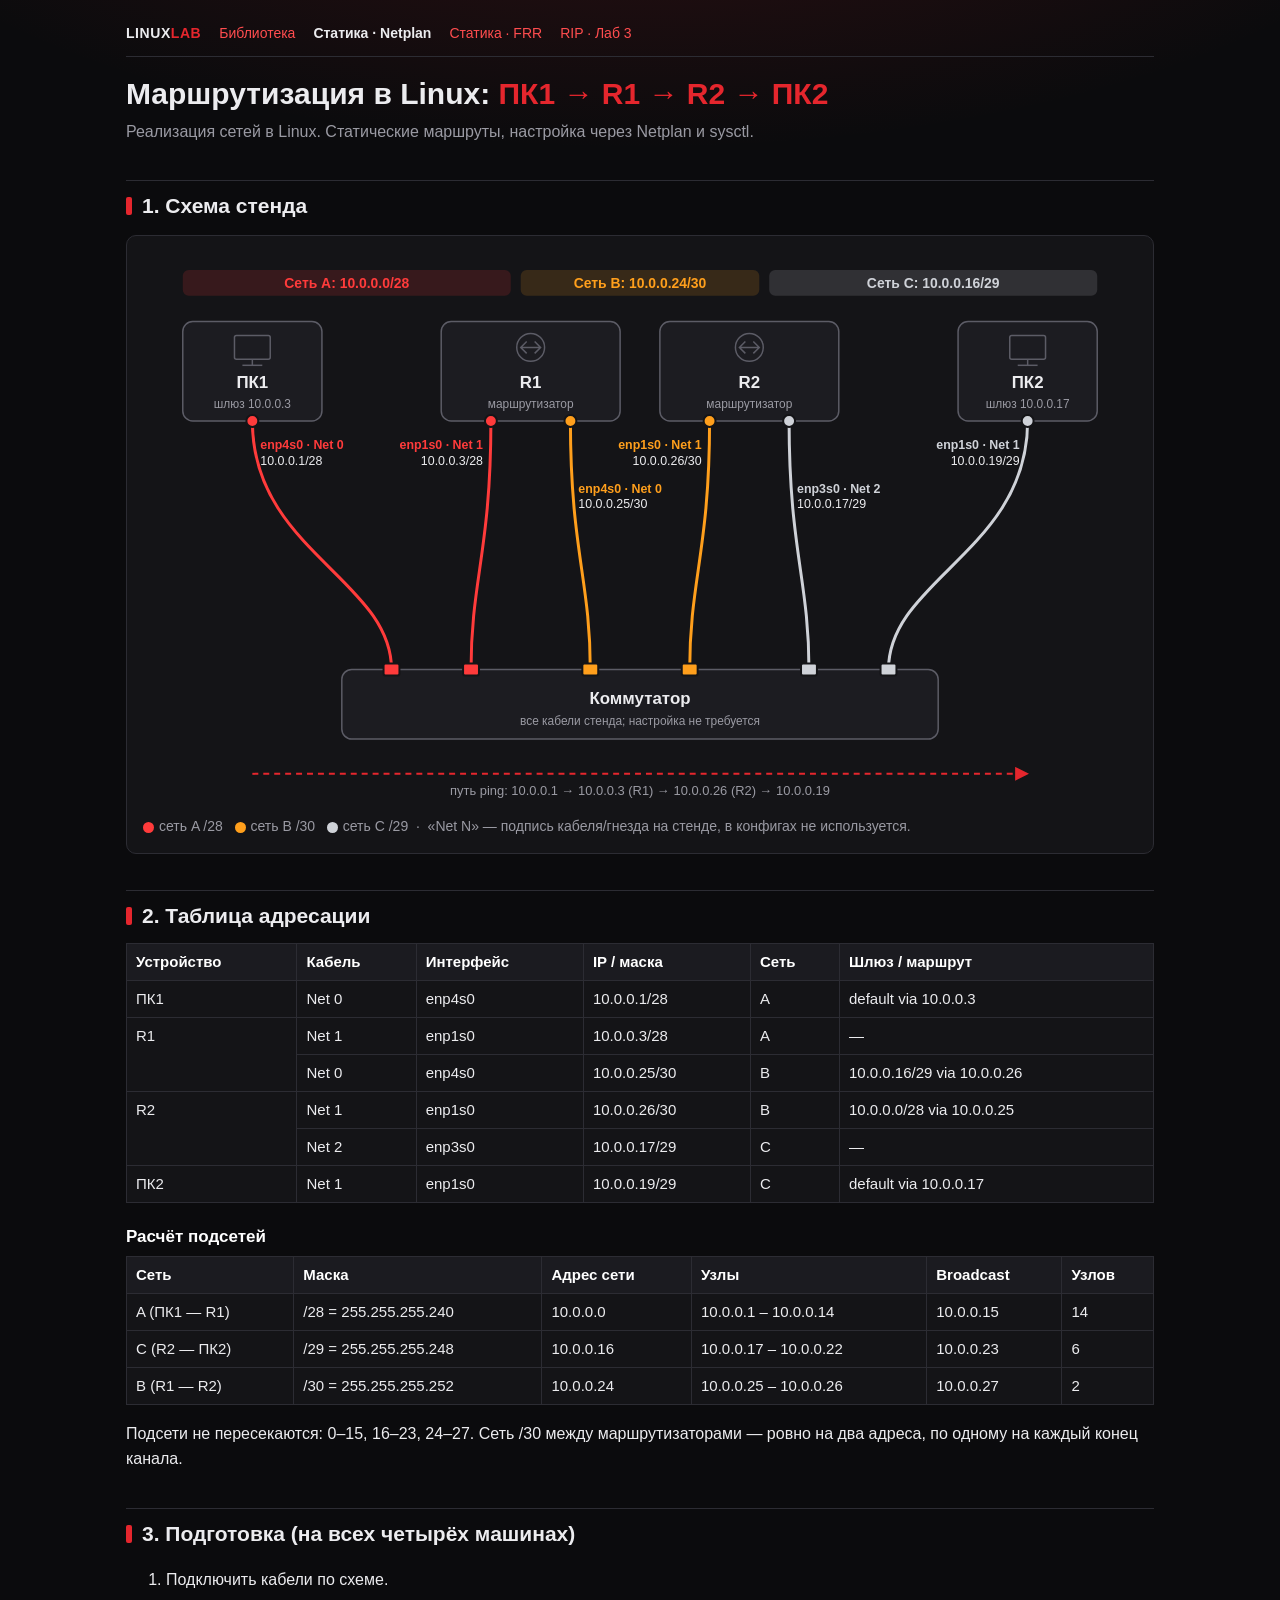
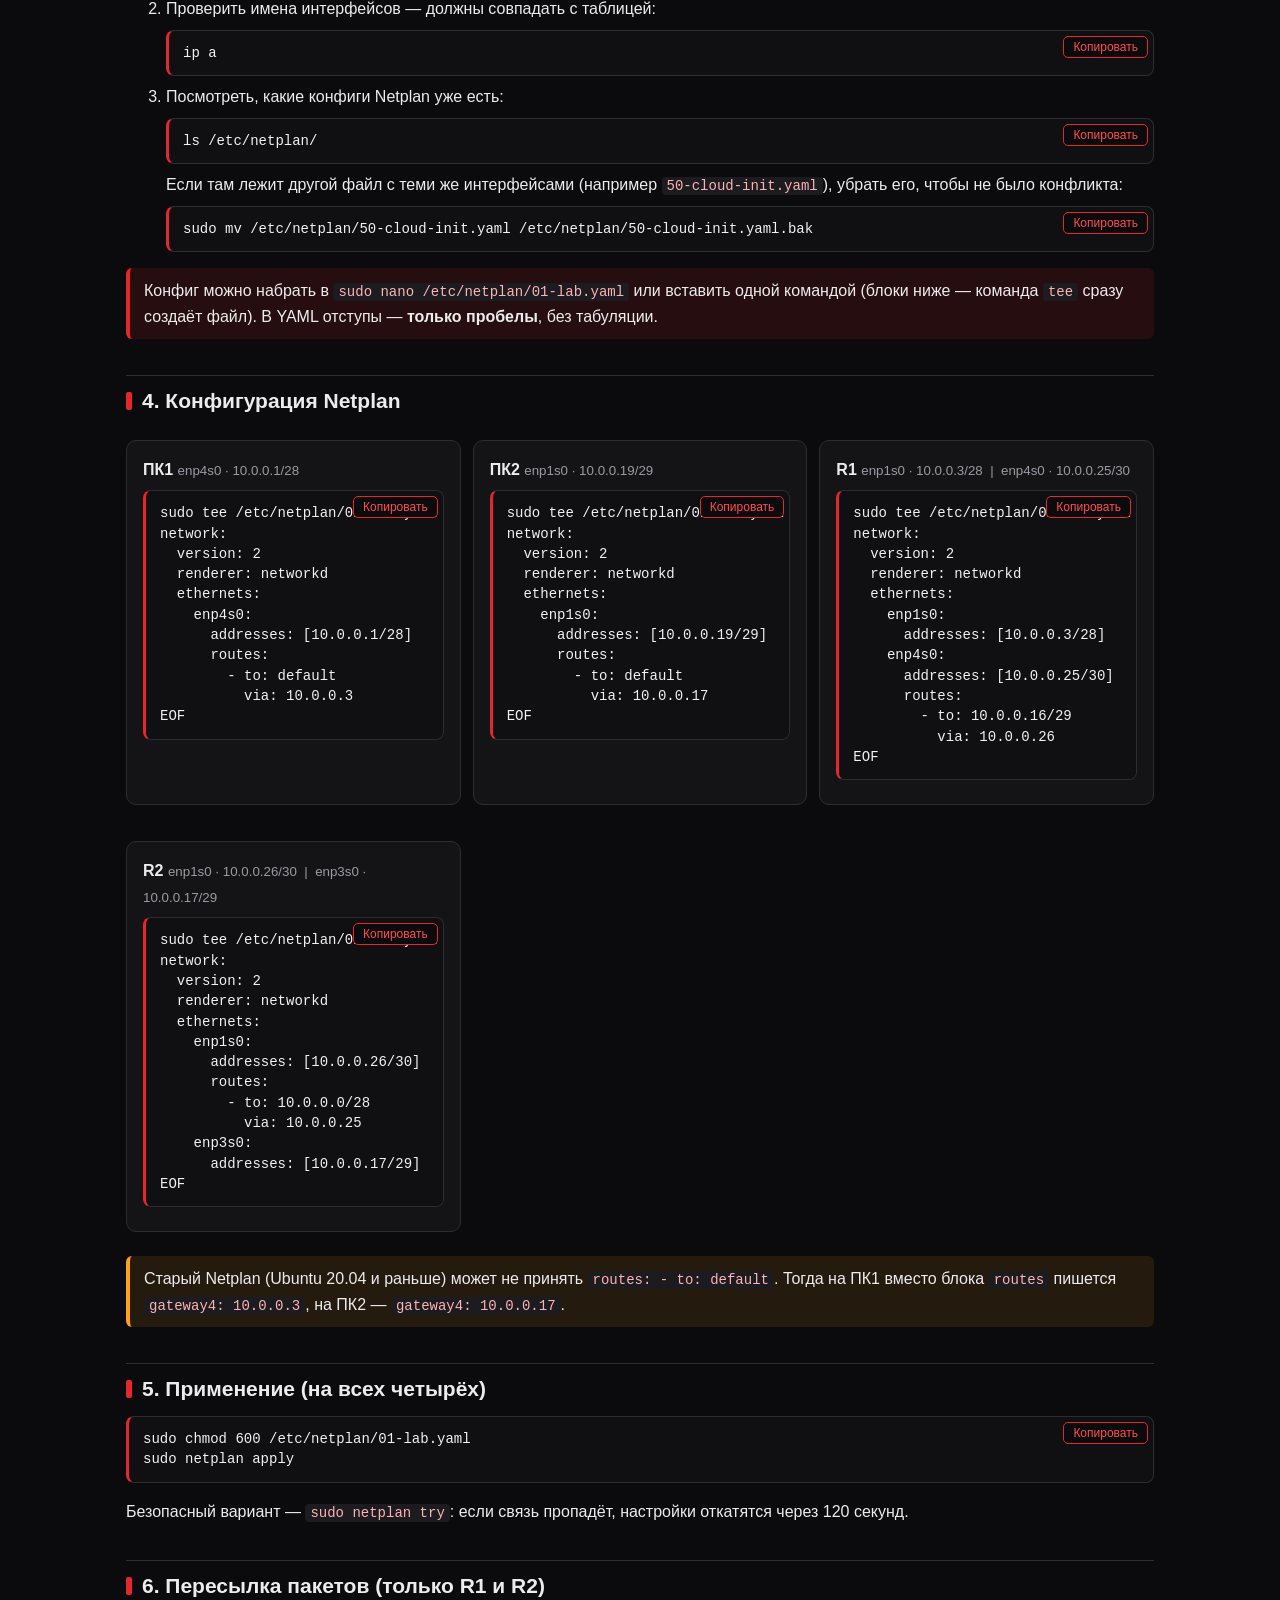
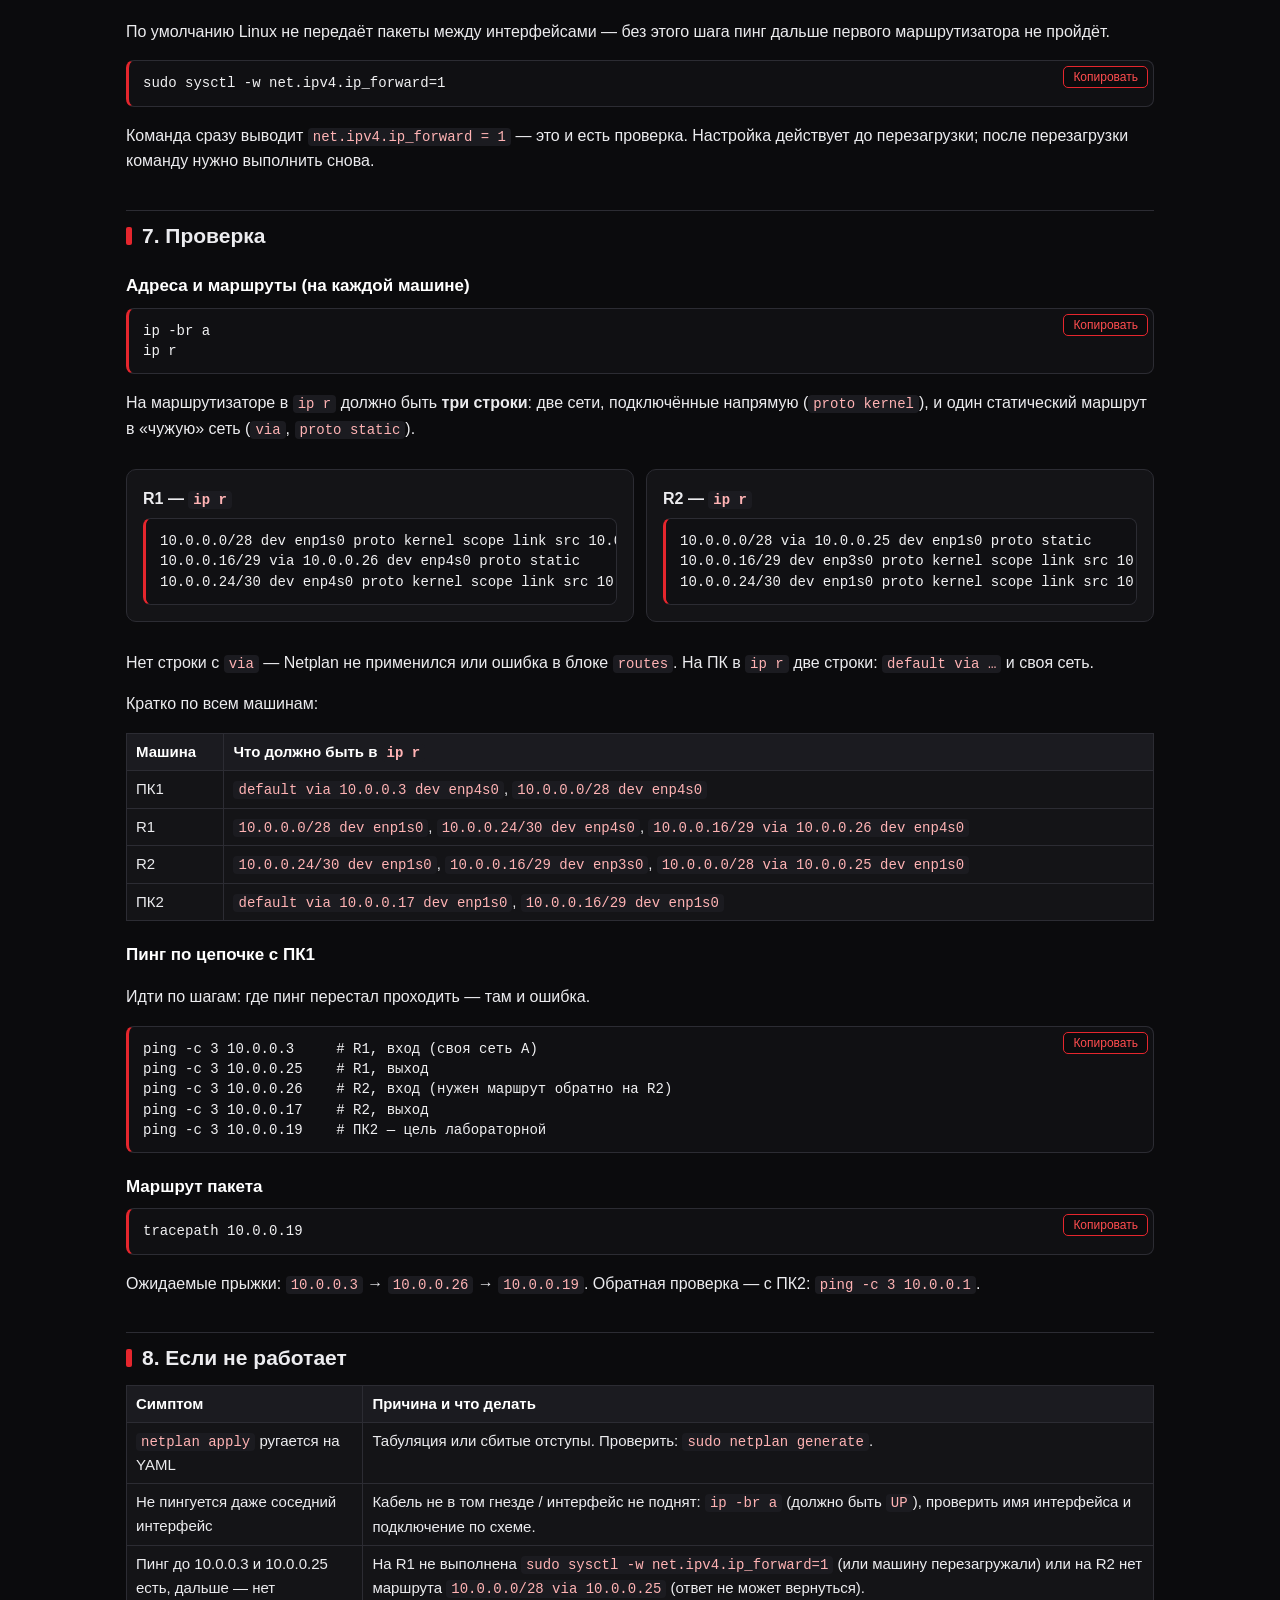
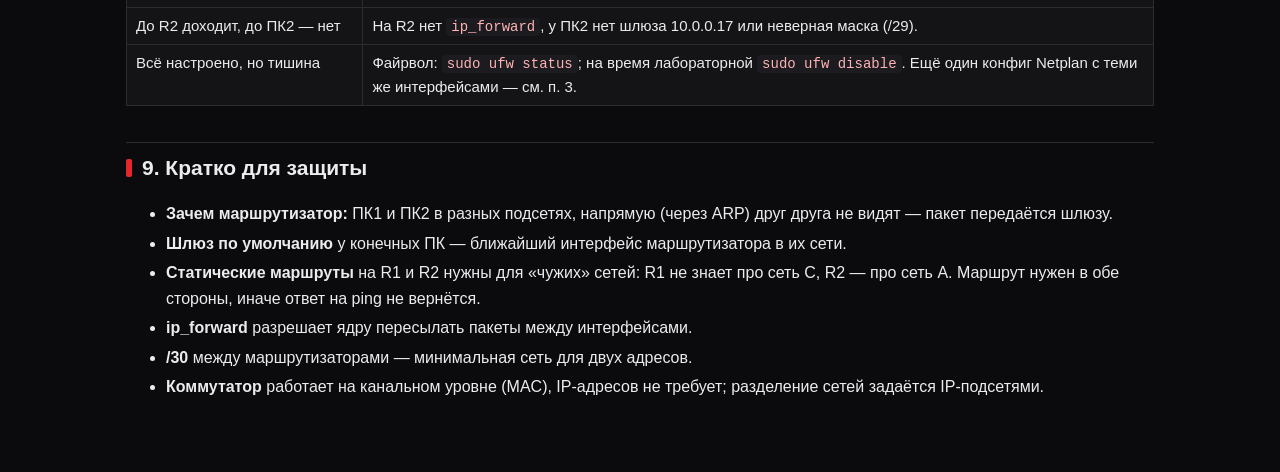
<file: static.html>
<!doctype html>
<html lang="ru">
<head>
<meta charset="utf-8">
<meta name="viewport" content="width=device-width, initial-scale=1">
<title>Статическая маршрутизация · Netplan</title>
<link rel="stylesheet" href="style.css">
</head>
<body>
<main>
<nav class="topbar"><a class="brand" href="./">Linux<span>Lab</span></a><a href="./">Библиотека</a> <b>Статика · Netplan</b> <a href="frr.html">Статика · FRR</a> <a href="rip.html">RIP · Лаб 3</a></nav>
<h1>Маршрутизация в Linux: <span class="red">ПК1 → R1 → R2 → ПК2</span></h1>
<p class="sub">Реализация сетей в Linux. Статические маршруты, настройка через Netplan и sysctl.</p>
<h2>1. Схема стенда</h2>
<div class="card">
<svg viewBox="0 0 1000 560" role="img" aria-label="Схема: ПК1, маршрутизаторы R1 и R2, ПК2, все кабели подключены к коммутатору">
  <!-- Логические подсети (полосы сверху) -->
  <rect x="40" y="18" width="330" height="26" rx="6" fill="var(--n28)" opacity=".15"/>
  <text x="205" y="36" text-anchor="middle" font-size="14" font-weight="600" fill="var(--n28)" style="fill:var(--n28)">Сеть A: 10.0.0.0/28</text>
  <rect x="380" y="18" width="240" height="26" rx="6" fill="var(--n30)" opacity=".15"/>
  <text x="500" y="36" text-anchor="middle" font-size="14" font-weight="600" style="fill:var(--n30)">Сеть B: 10.0.0.24/30</text>
  <rect x="630" y="18" width="330" height="26" rx="6" fill="var(--n29)" opacity=".15"/>
  <text x="795" y="36" text-anchor="middle" font-size="14" font-weight="600" style="fill:var(--n29)">Сеть C: 10.0.0.16/29</text>

  <!-- Кабели к коммутатору -->
  <g stroke-width="3" fill="none">
    <path d="M110 170 C110 300 250 330 250 420" stroke="var(--n28)"/>
    <path d="M350 170 C350 300 330 330 330 420" stroke="var(--n28)"/>
    <path d="M430 170 C430 300 450 330 450 420" stroke="var(--n30)"/>
    <path d="M570 170 C570 300 550 330 550 420" stroke="var(--n30)"/>
    <path d="M650 170 C650 300 670 330 670 420" stroke="var(--n29)"/>
    <path d="M890 170 C890 300 750 330 750 420" stroke="var(--n29)"/>
  </g>

  <!-- Устройства -->
  <g stroke="var(--devstroke)" stroke-width="1.5" fill="var(--dev)">
    <rect x="40" y="70" width="140" height="100" rx="10"/>
    <rect x="300" y="70" width="180" height="100" rx="10"/>
    <rect x="520" y="70" width="180" height="100" rx="10"/>
    <rect x="820" y="70" width="140" height="100" rx="10"/>
  </g>
  <!-- значки -->
  <g stroke="var(--devstroke)" stroke-width="1.5" fill="none">
    <rect x="92" y="84" width="36" height="24" rx="2"/><line x1="110" y1="108" x2="110" y2="114"/><line x1="100" y1="114" x2="120" y2="114"/>
    <rect x="872" y="84" width="36" height="24" rx="2"/><line x1="890" y1="108" x2="890" y2="114"/><line x1="880" y1="114" x2="900" y2="114"/>
    <circle cx="390" cy="96" r="14"/><path d="M380 96h20M394 90l6 6-6 6M386 90l-6 6 6 6"/>
    <circle cx="610" cy="96" r="14"/><path d="M600 96h20M614 90l6 6-6 6M606 90l-6 6 6 6"/>
  </g>
  <text x="110" y="137" text-anchor="middle" font-size="17" font-weight="700">ПК1</text>
  <text x="110" y="157" text-anchor="middle" font-size="12" class="muted">шлюз 10.0.0.3</text>
  <text x="390" y="137" text-anchor="middle" font-size="17" font-weight="700">R1</text>
  <text x="390" y="157" text-anchor="middle" font-size="12" class="muted">маршрутизатор</text>
  <text x="610" y="137" text-anchor="middle" font-size="17" font-weight="700">R2</text>
  <text x="610" y="157" text-anchor="middle" font-size="12" class="muted">маршрутизатор</text>
  <text x="890" y="137" text-anchor="middle" font-size="17" font-weight="700">ПК2</text>
  <text x="890" y="157" text-anchor="middle" font-size="12" class="muted">шлюз 10.0.0.17</text>

  <!-- Порты на устройствах -->
  <g stroke="var(--card)" stroke-width="2">
    <circle cx="110" cy="170" r="6" fill="var(--n28)"/>
    <circle cx="350" cy="170" r="6" fill="var(--n28)"/>
    <circle cx="430" cy="170" r="6" fill="var(--n30)"/>
    <circle cx="570" cy="170" r="6" fill="var(--n30)"/>
    <circle cx="650" cy="170" r="6" fill="var(--n29)"/>
    <circle cx="890" cy="170" r="6" fill="var(--n29)"/>
  </g>

  <!-- Подписи интерфейсов -->
  <g font-size="12.5">
    <text x="118" y="198" font-weight="700" style="fill:var(--n28)">enp4s0 · Net 0</text>
    <text x="118" y="214">10.0.0.1/28</text>

    <text x="342" y="198" text-anchor="end" font-weight="700" style="fill:var(--n28)">enp1s0 · Net 1</text>
    <text x="342" y="214" text-anchor="end">10.0.0.3/28</text>

    <text x="438" y="242" font-weight="700" style="fill:var(--n30)">enp4s0 · Net 0</text>
    <text x="438" y="258">10.0.0.25/30</text>

    <text x="562" y="198" text-anchor="end" font-weight="700" style="fill:var(--n30)">enp1s0 · Net 1</text>
    <text x="562" y="214" text-anchor="end">10.0.0.26/30</text>

    <text x="658" y="242" font-weight="700" style="fill:var(--n29)">enp3s0 · Net 2</text>
    <text x="658" y="258">10.0.0.17/29</text>

    <text x="882" y="198" text-anchor="end" font-weight="700" style="fill:var(--n29)">enp1s0 · Net 1</text>
    <text x="882" y="214" text-anchor="end">10.0.0.19/29</text>
  </g>

  <!-- Коммутатор -->
  <rect x="200" y="420" width="600" height="70" rx="10" fill="var(--dev)" stroke="var(--devstroke)" stroke-width="1.5"/>
  <g stroke="var(--card)" stroke-width="2">
    <rect x="242" y="414" width="16" height="12" rx="2" fill="var(--n28)"/>
    <rect x="322" y="414" width="16" height="12" rx="2" fill="var(--n28)"/>
    <rect x="442" y="414" width="16" height="12" rx="2" fill="var(--n30)"/>
    <rect x="542" y="414" width="16" height="12" rx="2" fill="var(--n30)"/>
    <rect x="662" y="414" width="16" height="12" rx="2" fill="var(--n29)"/>
    <rect x="742" y="414" width="16" height="12" rx="2" fill="var(--n29)"/>
  </g>
  <text x="500" y="455" text-anchor="middle" font-size="17" font-weight="700">Коммутатор</text>
  <text x="500" y="476" text-anchor="middle" font-size="12" class="muted">все кабели стенда; настройка не требуется</text>

  <!-- Путь пинга -->
  <g font-size="13">
    <path d="M110 525 H890" stroke="var(--accent)" stroke-width="2" stroke-dasharray="6 5" fill="none" marker-end="url(#arr)"/>
    <text x="500" y="546" text-anchor="middle" class="muted">путь ping: 10.0.0.1 → 10.0.0.3 (R1) → 10.0.0.26 (R2) → 10.0.0.19</text>
  </g>
  <defs><marker id="arr" viewBox="0 0 10 10" refX="9" refY="5" markerWidth="7" markerHeight="7" orient="auto"><path d="M0 0L10 5L0 10z" fill="var(--accent)"/></marker></defs>
</svg>
<p style="margin:6px 0 0;font-size:14px;color:var(--muted)">
<span class="dot" style="background:var(--n28)"></span>сеть A /28 &nbsp;
<span class="dot" style="background:var(--n30)"></span>сеть B /30 &nbsp;
<span class="dot" style="background:var(--n29)"></span>сеть C /29 &nbsp;·&nbsp; «Net N» — подпись кабеля/гнезда на стенде, в конфигах не используется.
</p>
</div>

<h2>2. Таблица адресации</h2>
<div class="tbl"><table>
<tr><th>Устройство</th><th>Кабель</th><th>Интерфейс</th><th>IP / маска</th><th>Сеть</th><th>Шлюз / маршрут</th></tr>
<tr><td>ПК1</td><td>Net 0</td><td>enp4s0</td><td>10.0.0.1/28</td><td>A</td><td>default via 10.0.0.3</td></tr>
<tr><td rowspan="2">R1</td><td>Net 1</td><td>enp1s0</td><td>10.0.0.3/28</td><td>A</td><td>—</td></tr>
<tr><td>Net 0</td><td>enp4s0</td><td>10.0.0.25/30</td><td>B</td><td>10.0.0.16/29 via 10.0.0.26</td></tr>
<tr><td rowspan="2">R2</td><td>Net 1</td><td>enp1s0</td><td>10.0.0.26/30</td><td>B</td><td>10.0.0.0/28 via 10.0.0.25</td></tr>
<tr><td>Net 2</td><td>enp3s0</td><td>10.0.0.17/29</td><td>C</td><td>—</td></tr>
<tr><td>ПК2</td><td>Net 1</td><td>enp1s0</td><td>10.0.0.19/29</td><td>C</td><td>default via 10.0.0.17</td></tr>
</table></div>

<h3>Расчёт подсетей</h3>
<div class="tbl"><table>
<tr><th>Сеть</th><th>Маска</th><th>Адрес сети</th><th>Узлы</th><th>Broadcast</th><th>Узлов</th></tr>
<tr><td>A (ПК1 — R1)</td><td>/28 = 255.255.255.240</td><td>10.0.0.0</td><td>10.0.0.1 – 10.0.0.14</td><td>10.0.0.15</td><td>14</td></tr>
<tr><td>C (R2 — ПК2)</td><td>/29 = 255.255.255.248</td><td>10.0.0.16</td><td>10.0.0.17 – 10.0.0.22</td><td>10.0.0.23</td><td>6</td></tr>
<tr><td>B (R1 — R2)</td><td>/30 = 255.255.255.252</td><td>10.0.0.24</td><td>10.0.0.25 – 10.0.0.26</td><td>10.0.0.27</td><td>2</td></tr>
</table></div>
<p>Подсети не пересекаются: 0–15, 16–23, 24–27. Сеть /30 между маршрутизаторами — ровно на два адреса, по одному на каждый конец канала.</p>

<h2>3. Подготовка (на всех четырёх машинах)</h2>
<ol>
<li>Подключить кабели по схеме.</li>
<li>Проверить имена интерфейсов — должны совпадать с таблицей:
<div class="pre"><pre>ip a</pre></div></li>
<li>Посмотреть, какие конфиги Netplan уже есть:
<div class="pre"><pre>ls /etc/netplan/</pre></div>
Если там лежит другой файл с теми же интерфейсами (например <code>50-cloud-init.yaml</code>), убрать его, чтобы не было конфликта:
<div class="pre"><pre>sudo mv /etc/netplan/50-cloud-init.yaml /etc/netplan/50-cloud-init.yaml.bak</pre></div></li>
</ol>
<div class="note">Конфиг можно набрать в <code>sudo nano /etc/netplan/01-lab.yaml</code> или вставить одной командой (блоки ниже — команда <code>tee</code> сразу создаёт файл). В YAML отступы — <b>только пробелы</b>, без табуляции.</div>

<h2>4. Конфигурация Netplan</h2>
<div class="grid">

<div class="card">
<p class="dev-title">ПК1 <small>enp4s0 · 10.0.0.1/28</small></p>
<div class="pre"><pre>sudo tee /etc/netplan/01-lab.yaml &gt; /dev/null &lt;&lt;'EOF'
network:
  version: 2
  renderer: networkd
  ethernets:
    enp4s0:
      addresses: [10.0.0.1/28]
      routes:
        - to: default
          via: 10.0.0.3
EOF</pre></div>
</div>

<div class="card">
<p class="dev-title">ПК2 <small>enp1s0 · 10.0.0.19/29</small></p>
<div class="pre"><pre>sudo tee /etc/netplan/01-lab.yaml &gt; /dev/null &lt;&lt;'EOF'
network:
  version: 2
  renderer: networkd
  ethernets:
    enp1s0:
      addresses: [10.0.0.19/29]
      routes:
        - to: default
          via: 10.0.0.17
EOF</pre></div>
</div>

<div class="card">
<p class="dev-title">R1 <small>enp1s0 · 10.0.0.3/28 &nbsp;|&nbsp; enp4s0 · 10.0.0.25/30</small></p>
<div class="pre"><pre>sudo tee /etc/netplan/01-lab.yaml &gt; /dev/null &lt;&lt;'EOF'
network:
  version: 2
  renderer: networkd
  ethernets:
    enp1s0:
      addresses: [10.0.0.3/28]
    enp4s0:
      addresses: [10.0.0.25/30]
      routes:
        - to: 10.0.0.16/29
          via: 10.0.0.26
EOF</pre></div>
</div>

<div class="card">
<p class="dev-title">R2 <small>enp1s0 · 10.0.0.26/30 &nbsp;|&nbsp; enp3s0 · 10.0.0.17/29</small></p>
<div class="pre"><pre>sudo tee /etc/netplan/01-lab.yaml &gt; /dev/null &lt;&lt;'EOF'
network:
  version: 2
  renderer: networkd
  ethernets:
    enp1s0:
      addresses: [10.0.0.26/30]
      routes:
        - to: 10.0.0.0/28
          via: 10.0.0.25
    enp3s0:
      addresses: [10.0.0.17/29]
EOF</pre></div>
</div>
</div>

<div class="note warn">Старый Netplan (Ubuntu 20.04 и раньше) может не принять <code>routes: - to: default</code>. Тогда на ПК1 вместо блока <code>routes</code> пишется <code>gateway4: 10.0.0.3</code>, на ПК2 — <code>gateway4: 10.0.0.17</code>.</div>

<h2>5. Применение (на всех четырёх)</h2>
<div class="pre"><pre>sudo chmod 600 /etc/netplan/01-lab.yaml
sudo netplan apply</pre></div>
<p>Безопасный вариант — <code>sudo netplan try</code>: если связь пропадёт, настройки откатятся через 120 секунд.</p>

<h2>6. Пересылка пакетов (только R1 и R2)</h2>
<p>По умолчанию Linux не передаёт пакеты между интерфейсами — без этого шага пинг дальше первого маршрутизатора не пройдёт.</p>
<div class="pre"><pre>sudo sysctl -w net.ipv4.ip_forward=1</pre></div>
<p>Команда сразу выводит <code>net.ipv4.ip_forward = 1</code> — это и есть проверка. Настройка действует до перезагрузки; после перезагрузки команду нужно выполнить снова.</p>

<h2>7. Проверка</h2>
<h3>Адреса и маршруты (на каждой машине)</h3>
<div class="pre"><pre>ip -br a
ip r</pre></div>
<p>На маршрутизаторе в <code>ip r</code> должно быть <b>три строки</b>: две сети, подключённые напрямую (<code>proto kernel</code>), и один статический маршрут в «чужую» сеть (<code>via</code>, <code>proto static</code>).</p>
<div class="grid">
<div class="card"><p class="dev-title">R1 — <code>ip r</code></p>
<pre>10.0.0.0/28 dev enp1s0 proto kernel scope link src 10.0.0.3
10.0.0.16/29 via 10.0.0.26 dev enp4s0 proto static
10.0.0.24/30 dev enp4s0 proto kernel scope link src 10.0.0.25</pre></div>
<div class="card"><p class="dev-title">R2 — <code>ip r</code></p>
<pre>10.0.0.0/28 via 10.0.0.25 dev enp1s0 proto static
10.0.0.16/29 dev enp3s0 proto kernel scope link src 10.0.0.17
10.0.0.24/30 dev enp1s0 proto kernel scope link src 10.0.0.26</pre></div>
</div>
<p>Нет строки с <code>via</code> — Netplan не применился или ошибка в блоке <code>routes</code>. На ПК в <code>ip r</code> две строки: <code>default via …</code> и своя сеть.</p>
<p>Кратко по всем машинам:</p>
<div class="tbl"><table>
<tr><th>Машина</th><th>Что должно быть в <code>ip r</code></th></tr>
<tr><td>ПК1</td><td><code>default via 10.0.0.3 dev enp4s0</code>, <code>10.0.0.0/28 dev enp4s0</code></td></tr>
<tr><td>R1</td><td><code>10.0.0.0/28 dev enp1s0</code>, <code>10.0.0.24/30 dev enp4s0</code>, <code>10.0.0.16/29 via 10.0.0.26 dev enp4s0</code></td></tr>
<tr><td>R2</td><td><code>10.0.0.24/30 dev enp1s0</code>, <code>10.0.0.16/29 dev enp3s0</code>, <code>10.0.0.0/28 via 10.0.0.25 dev enp1s0</code></td></tr>
<tr><td>ПК2</td><td><code>default via 10.0.0.17 dev enp1s0</code>, <code>10.0.0.16/29 dev enp1s0</code></td></tr>
</table></div>

<h3>Пинг по цепочке с ПК1</h3>
<p>Идти по шагам: где пинг перестал проходить — там и ошибка.</p>
<div class="pre"><pre>ping -c 3 10.0.0.3     # R1, вход (своя сеть A)
ping -c 3 10.0.0.25    # R1, выход
ping -c 3 10.0.0.26    # R2, вход (нужен маршрут обратно на R2)
ping -c 3 10.0.0.17    # R2, выход
ping -c 3 10.0.0.19    # ПК2 — цель лабораторной</pre></div>
<h3>Маршрут пакета</h3>
<div class="pre"><pre>tracepath 10.0.0.19</pre></div>
<p>Ожидаемые прыжки: <code>10.0.0.3</code> → <code>10.0.0.26</code> → <code>10.0.0.19</code>. Обратная проверка — с ПК2: <code>ping -c 3 10.0.0.1</code>.</p>

<h2>8. Если не работает</h2>
<div class="tbl"><table>
<tr><th>Симптом</th><th>Причина и что делать</th></tr>
<tr><td><code>netplan apply</code> ругается на YAML</td><td>Табуляция или сбитые отступы. Проверить: <code>sudo netplan generate</code>.</td></tr>
<tr><td>Не пингуется даже соседний интерфейс</td><td>Кабель не в том гнезде / интерфейс не поднят: <code>ip -br a</code> (должно быть <code>UP</code>), проверить имя интерфейса и подключение по схеме.</td></tr>
<tr><td>Пинг до 10.0.0.3 и 10.0.0.25 есть, дальше — нет</td><td>На R1 не выполнена <code>sudo sysctl -w net.ipv4.ip_forward=1</code> (или машину перезагружали) или на R2 нет маршрута <code>10.0.0.0/28 via 10.0.0.25</code> (ответ не может вернуться).</td></tr>
<tr><td>До R2 доходит, до ПК2 — нет</td><td>На R2 нет <code>ip_forward</code>, у ПК2 нет шлюза 10.0.0.17 или неверная маска (/29).</td></tr>
<tr><td>Всё настроено, но тишина</td><td>Файрвол: <code>sudo ufw status</code>; на время лабораторной <code>sudo ufw disable</code>. Ещё один конфиг Netplan с теми же интерфейсами — см. п. 3.</td></tr>
</table></div>

<h2>9. Кратко для защиты</h2>
<ul>
<li><b>Зачем маршрутизатор:</b> ПК1 и ПК2 в разных подсетях, напрямую (через ARP) друг друга не видят — пакет передаётся шлюзу.</li>
<li><b>Шлюз по умолчанию</b> у конечных ПК — ближайший интерфейс маршрутизатора в их сети.</li>
<li><b>Статические маршруты</b> на R1 и R2 нужны для «чужих» сетей: R1 не знает про сеть C, R2 — про сеть A. Маршрут нужен в обе стороны, иначе ответ на ping не вернётся.</li>
<li><b>ip_forward</b> разрешает ядру пересылать пакеты между интерфейсами.</li>
<li><b>/30</b> между маршрутизаторами — минимальная сеть для двух адресов.</li>
<li><b>Коммутатор</b> работает на канальном уровне (MAC), IP-адресов не требует; разделение сетей задаётся IP-подсетями.</li>
</ul>
</main>
<script>
// Кнопки «Копировать» для блоков команд (комментарии после # не копируются)
document.querySelectorAll('.pre').forEach(function (box) {
  var b = document.createElement('button');
  b.className = 'copy'; b.textContent = 'Копировать';
  b.onclick = function () {
    var text = box.querySelector('pre').innerText.split('\n')
      .map(function (l) { return l.replace(/\s+#\s.*$/, ''); }).join('\n');
    try {
      navigator.clipboard.writeText(text).then(function () {
        b.textContent = 'Скопировано'; setTimeout(function () { b.textContent = 'Копировать'; }, 1500);
      });
    } catch (e) {}
  };
  box.appendChild(b);
});
</script>
</body>
</html>
</file>
<file: style.css>
/* Общий стиль библиотеки гайдов: чёрно-красная тема */
:root{
  --bg:#0b0b0d; --card:#141417; --card2:#1b1b20; --text:#ececef; --muted:#9a9aa3; --line:#2c2c33;
  --code:#101013; --accent:#e5262d; --accent2:#ff4d4f; --accent-soft:rgba(229,38,45,.12);
  --n28:#ff3b3b; --n30:#ff9f1c; --n29:#cfd2d8; --dev:#1c1c21; --devstroke:#5c5c66;
  color-scheme:dark;
}
*{box-sizing:border-box}
html{background:var(--bg)}
body{margin:0;background:radial-gradient(1200px 500px at 50% -200px,rgba(229,38,45,.18),transparent 70%) no-repeat,var(--bg);
     color:var(--text);font:16px/1.6 "Segoe UI",Roboto,Arial,sans-serif}
a{color:var(--accent2)}
a:hover{color:#ff7a7c}
main{max-width:1060px;margin:0 auto;padding:22px 16px 60px}
.topbar{display:flex;flex-wrap:wrap;gap:8px 18px;align-items:center;font-size:14px;margin-bottom:18px;padding-bottom:12px;border-bottom:1px solid var(--line)}
.topbar .brand{font-weight:800;letter-spacing:.04em;text-transform:uppercase;color:var(--text);text-decoration:none}
.topbar .brand span{color:var(--accent)}
.topbar a{text-decoration:none}
h1{font-size:30px;line-height:1.25;margin:0 0 6px}
h1 .red{color:var(--accent)}
h2{font-size:21px;margin:36px 0 10px;padding:8px 0 0;border-top:1px solid var(--line)}
h2::before{content:"";display:inline-block;width:6px;height:18px;background:var(--accent);border-radius:2px;margin-right:10px;vertical-align:-2px}
h3{font-size:17px;margin:20px 0 6px;color:#fff}
.sub{color:var(--muted);margin:0 0 16px}
.card{background:var(--card);border:1px solid var(--line);border-radius:10px;padding:16px;margin:12px 0}
table{border-collapse:collapse;width:100%;font-size:15px}
th,td{border:1px solid var(--line);padding:6px 9px;text-align:left;vertical-align:top}
th{background:var(--card2);color:#fff}
td{background:var(--card)}
.tbl{overflow-x:auto}
code{background:var(--card2);color:#ffb3b4;padding:1px 5px;border-radius:4px;font-family:Consolas,"Cascadia Mono",monospace;font-size:14px}
.pre{position:relative;margin:8px 0}
pre{background:var(--code);border:1px solid var(--line);border-left:3px solid var(--accent);border-radius:8px;padding:12px 14px;
    overflow-x:auto;margin:0;font-family:Consolas,"Cascadia Mono",monospace;font-size:14px;line-height:1.45;color:#f1f1f3}
pre .c{color:#8a8a94}
.copy{position:absolute;top:6px;right:6px;font-size:12px;padding:3px 9px;border:1px solid var(--accent);
      border-radius:5px;background:var(--bg);color:var(--accent2);cursor:pointer}
.copy:hover{background:var(--accent);color:#fff}
.dot{display:inline-block;width:11px;height:11px;border-radius:50%;margin-right:5px;vertical-align:middle}
.note{border-left:4px solid var(--accent);background:var(--accent-soft);padding:10px 14px;border-radius:6px;margin:12px 0}
.warn{border-left-color:var(--n30);background:rgba(255,159,28,.10)}
.grid{display:grid;grid-template-columns:repeat(auto-fit,minmax(300px,1fr));gap:12px}
.dev-title{font-weight:700;margin:0 0 6px}
.dev-title small{color:var(--muted);font-weight:400}
.step{display:inline-block;min-width:26px;padding:0 7px;margin-right:6px;border-radius:13px;background:var(--accent);color:#fff;
      font-size:14px;font-weight:700;text-align:center}
svg{width:100%;height:auto;display:block}
svg text{fill:var(--text);font-family:"Segoe UI",Roboto,Arial,sans-serif}
svg .muted{fill:var(--muted)}
ol li,ul li{margin:4px 0}
/* Библиотека */
.hero{padding:26px 0 8px}
.hero p{max-width:720px}
.shelf{display:grid;grid-template-columns:repeat(auto-fit,minmax(290px,1fr));gap:14px;margin:18px 0}
.book{display:flex;flex-direction:column;background:var(--card);border:1px solid var(--line);border-top:3px solid var(--accent);
      border-radius:10px;padding:18px;color:var(--text);text-decoration:none;transition:transform .15s,border-color .15s}
.book:hover{transform:translateY(-2px);border-color:var(--accent);color:var(--text)}
.book .tag{font-size:12px;text-transform:uppercase;letter-spacing:.08em;color:var(--accent2);margin-bottom:6px}
.book h3{margin:0 0 8px;font-size:19px}
.book p{color:var(--muted);margin:0 0 12px;flex:1}
.book .go{color:var(--accent2);font-weight:600}
.book.soon{border-top-color:var(--devstroke);opacity:.6;pointer-events:none}
footer{color:var(--muted);font-size:13px;margin-top:40px;padding-top:12px;border-top:1px solid var(--line)}
@media print{.copy{display:none}body{background:#fff;color:#000}}
</file>
